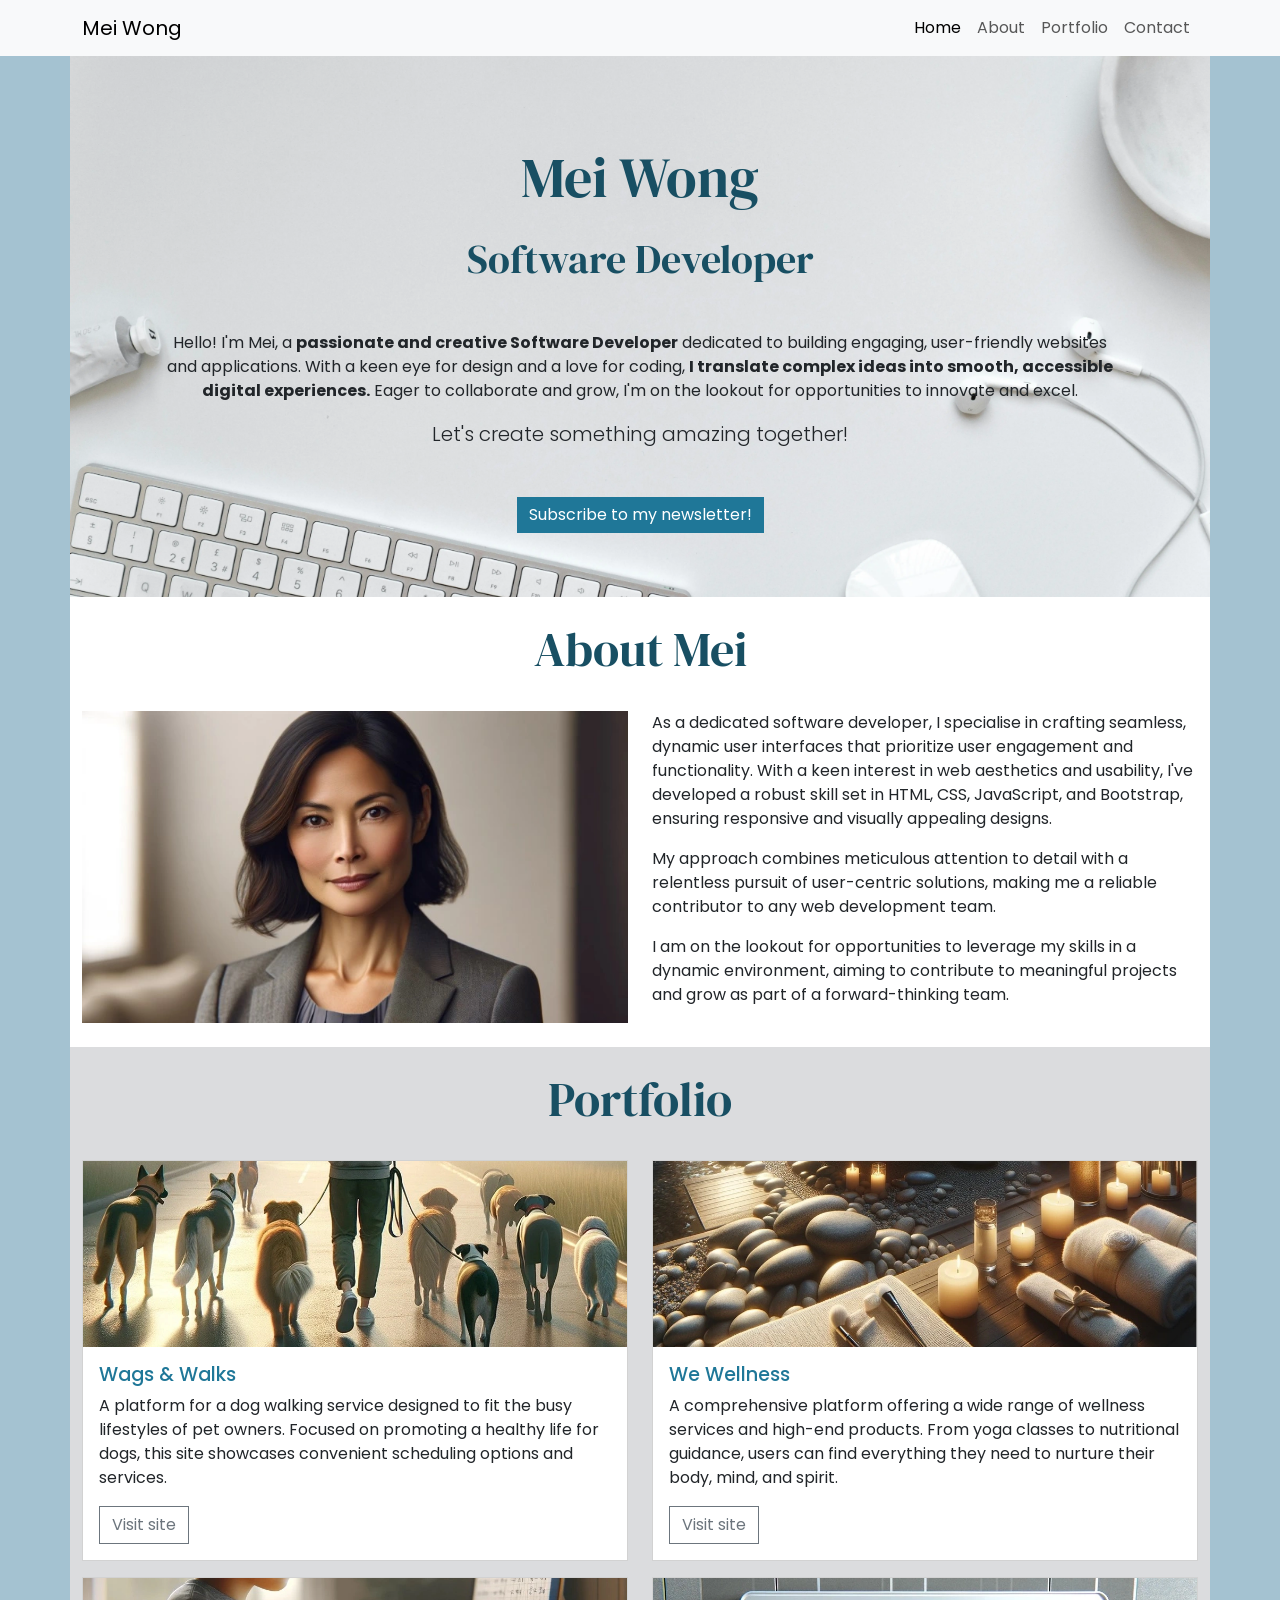
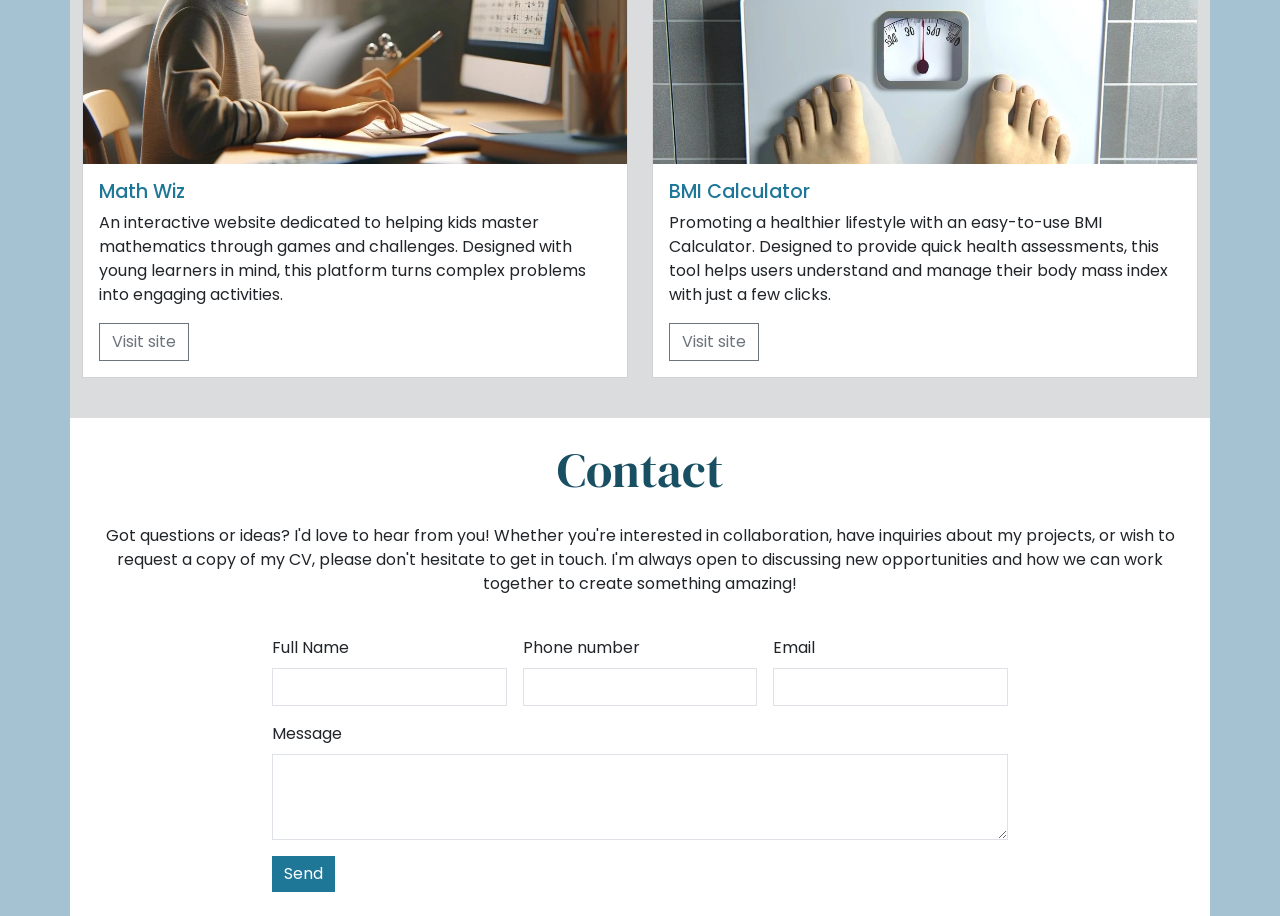
<file: dev-portfolio-main/01.04-putting-it-together/01.04.02a-starter-code/index.html>
<!DOCTYPE html>
<html lang="en">

<head>
    <meta charset="UTF-8">
    <meta name="viewport" content="width=device-width, initial-scale=1.0">
    <title>Mei Wong | Software Developer</title>
    <!-- Bootstrap CSS Link -->
    <link href="https://cdn.jsdelivr.net/npm/bootstrap@5.3.3/dist/css/bootstrap.min.css" rel="stylesheet"
        integrity="sha384-QWTKZyjpPEjISv5WaRU9OFeRpok6YctnYmDr5pNlyT2bRjXh0JMhjY6hW+ALEwIH" crossorigin="anonymous">
    <!-- Custom CSS stylesheet -->
    <link rel="stylesheet" href="assets/css/style.css">
</head>

<body>
    <nav class="navbar navbar-expand-sm bg-body-tertiary">
        <div class="container">
            <a class="navbar-brand" href="index.html">Mei Wong</a>
            <button class="navbar-toggler" type="button" data-bs-toggle="collapse"
                data-bs-target="#navbarSupportedContent" aria-controls="navbarSupportedContent" aria-expanded="false"
                aria-label="Toggle navigation">
                <span class="navbar-toggler-icon"></span>
            </button>
            <div class="collapse navbar-collapse" id="navbarSupportedContent">
                <ul class="navbar-nav ms-auto">
                    <li class="nav-item">
                        <a class="nav-link active" aria-current="page" href="index.html">Home</a>
                    </li>
                    <li class="nav-item">
                        <a class="nav-link" href="#about">About</a>
                    </li>
                    <li class="nav-item">
                        <a class="nav-link" href="#portfolio">Portfolio</a>
                    </li>
                    <li class="nav-item">
                        <a class="nav-link" href="#contact">Contact</a>
                    </li>
                </ul>
            </div>
        </div>
    </nav>

    <!-- header -->
    <header id="hero" class="container">
        <!-- section with hero image -->
        <section class="row">
            <!-- text-center class used to centre all text inside column -->
            <div class="col-12 text-center">
                <h1 class="display-4 my-4">Mei Wong</h1>
                <!-- mb-5 gives extra margin spacing under subheading -->
                <h2 class="display-6 mb-5">Software Developer</h2>
                <p>
                    Hello! I'm Mei, a
                    <strong>passionate and creative Software Developer</strong>
                    dedicated to building engaging, user-friendly websites and
                    applications. With a keen eye for design and a love for coding,
                    <strong>I translate complex ideas into smooth, accessible digital
                        experiences.</strong>
                    Eager to collaborate and grow, I'm on the lookout for opportunities
                    to innovate and excel.
                </p>
                <!-- mb-5 gives extra margin spacing under lead text -->
                <p class="lead mb-5">Let's create something amazing together!</p>
                <!-- Button trigger modal -->
                <button type="button" class="btn btn-primary sharp-corners custom-button" data-bs-toggle="modal"
                    data-bs-target="#exampleModal">
                    Subscribe to my newsletter!
                </button>

            </div>
        </section>
    </header>

    <!-- main content -->
    <main>
        <!-- About section links to #about href in navbar -->
        <section id="about" class="container">
            <div class="row">
                <!-- my-4 used to add top and bottom margin to heading -->
                <div class="col-12 text-center my-4">
                    <h2 class="display-5">About Mei</h2>
                </div>
                <!-- mb-4 used to add margin under image -->
                <div class="col-12 col-md-6 mb-4">
                    <!-- img-fluid class makes the image responsive to its container -->
                    <img src="assets/images/mei-wong.webp" class="img-fluid" alt="Mei Wong">
                </div>
                <!-- mb-4 used to add margin under text -->
                <div class="col-12 col-md-6 mb-4">
                    <p>
                        As a dedicated software developer, I specialise in crafting
                        seamless, dynamic user interfaces that prioritize user engagement
                        and functionality. With a keen interest in web aesthetics and
                        usability, I've developed a robust skill set in HTML, CSS,
                        JavaScript, and Bootstrap, ensuring responsive and visually
                        appealing designs.
                    </p>
                    <p>
                        My approach combines meticulous attention to detail with a
                        relentless pursuit of user-centric solutions, making me a reliable
                        contributor to any web development team.
                    </p>
                    <p>
                        I am on the lookout for opportunities to leverage my skills in a
                        dynamic environment, aiming to contribute to meaningful projects
                        and grow as part of a forward-thinking team.
                    </p>
                </div>
            </div>
        </section>
        <!-- portfolio section starts here -->
        <section id="portfolio" class="container pb-4">
            <div class="row">
                <!-- my-4 used to add top and bottom margin to heading -->
                <div class="col-12 text-center my-4">
                    <h2 class="display-5">Portfolio</h2>
                </div>
                <!-- cols for cards -->
                <div class="col-12 col-md-6">
                    <div class="card mb-3 sharp-corners">
                        <img src="assets/images/wags-and-walks.webp" class="card-img-top"
                            alt="A man walking several dogs early in the morning">
                        <div class="card-body">
                            <h3 class="card-title">Wags & Walks</h3>
                            <p class="card-text">A platform for a dog walking service designed to fit the busy
                                lifestyles of pet
                                owners. Focused on promoting a healthy life for dogs, this site showcases convenient
                                scheduling
                                options
                                and services.</p>
                            <a href="#" class="btn btn-outline-secondary">Visit site</a>
                        </div>
                    </div>
                </div>
                <div class="col-12 col-md-6">
                    <div class="card mb-3 sharp-corners">
                        <img src="assets/images/we-wellness.webp" class="card-img-top"
                            alt="A spa with candles towels and natural material">
                        <div class="card-body">
                            <h3 class="card-title">We Wellness</h3>
                            <p class="card-text">A comprehensive platform offering a wide range of wellness services and
                                high-end
                                products. From yoga classes to nutritional guidance, users can find everything they need
                                to
                                nurture
                                their body, mind, and spirit.</p>
                            <a href="#" class="btn btn-outline-secondary">Visit site</a>
                        </div>
                    </div>
                </div>
                <div class="col-12 col-md-6">
                    <div class="card mb-3 sharp-corners">
                        <img src="assets/images/math-wiz.webp" class="card-img-top"
                            alt="A child practicing math at a computer">
                        <div class="card-body">
                            <h3 class="card-title">Math Wiz</h3>
                            <p class="card-text">An interactive website dedicated to helping kids master mathematics
                                through
                                games and
                                challenges. Designed with young learners in mind, this platform turns complex problems
                                into
                                engaging
                                activities. </p>
                            <a href="#" class="btn btn-outline-secondary">Visit site</a>
                        </div>
                    </div>
                </div>
                <div class="col-12 col-md-6">
                    <div class="card mb-3 sharp-corners">
                        <img src="assets/images/bmi-calculator.webp" class="card-img-top"
                            alt="Weighing scales seen from the first person view of the person standing on the scales">
                        <div class="card-body">
                            <h3 class="card-title">BMI Calculator</h3>
                            <p class="card-text">Promoting a healthier lifestyle with an easy-to-use BMI Calculator.
                                Designed to
                                provide quick health assessments, this tool helps users understand and manage their body
                                mass
                                index with
                                just a few clicks.</p>
                            <a href="#" class="btn btn-outline-secondary">Visit site</a>
                        </div>
                    </div>
                </div>
            </div>
        </section>
    </main>
    <!-- Contact section -->
    <footer id="contact" class="container">
        <div class="row justify-content-center">
            <div class="col-12 text-center my-4">
                <h2 class="display-5">Contact</h2>
                <p class="mt-4">Got questions or ideas? I'd love to hear from you! Whether you're
                    interested in collaboration, have inquiries about my projects, or
                    wish to request a copy of my CV, please don't hesitate to get in
                    touch. I'm always open to discussing new opportunities and how we
                    can work together to create something amazing!</p>
            </div>
            <div class="col-12 col-md-10 col-lg-8 mb-4">
                <!-- Add your form here -->
                <form class="row g-3 sharp-corners">
                    <div class="col-lg-4">
                        <label for="full-name" class="form-label">Full Name</label>
                        <input type="text" class="form-control" id="full-name">
                    </div>
                    <div class="col-lg-4">
                        <label for="phonenumber" class="form-label">Phone number</label>
                        <input type="number" class="form-control" id="phonenumber">
                    </div>
                    <div class="col-lg-4">
                        <label for="email" class="form-label">Email</label>
                        <input type="email" class="form-control" id="email">
                    </div>
                    <div class="col-12">
                        <label for="message" class="form-label">Message</label>
                        <textarea class="form-control" id="message" rows="3"></textarea>
                    </div>
                    <div class="col-12">
                        <button type="submit" class="btn btn-primary custom-button">Send</button>
                    </div>
                </form>
            </div>
        </div>
    </footer>

    <!-- Bootstrap modal -->
    <!-- Modal -->
    <div class="modal fade" id="exampleModal" tabindex="-1" aria-labelledby="exampleModalLabel" aria-hidden="true">
        <div class="modal-dialog modal-lg">
            <div class="modal-content sharp-corners">
                <div class="modal-header">
                    <h1 class="modal-title fs-5" id="exampleModalLabel">Subscribe</h1>
                    <button type="button" class="btn-close" data-bs-dismiss="modal" aria-label="Close"></button>
                </div>
                <div class="modal-body">
                    <p>
                        Join my newsletter for the latest updates on my projects,
                        coding tips, and industry insights delivered straight to your
                        inbox.
                    </p>
                    <form class="row g-3">
                        <div class="col-lg-6">
                            <label for="inputName" class="form-label">Name</label>
                            <input type="text" class="form-control" id="inputName">
                        </div>
                        <div class="col-lg-6">
                            <label for="inputEmail" class="form-label">Email</label>
                            <input type="email" class="form-control" id="inputEmail">
                        </div>
                        <div class="col-12 mb-4">
                            <button type="submit" class="btn btn-primary custom-button">
                                Sign up!
                            </button>
                        </div>
                    </form>
                </div>
            </div>
        </div>
    </div>
    <!-- Bootstrap JS Script-->
    <script src="https://cdn.jsdelivr.net/npm/bootstrap@5.3.3/dist/js/bootstrap.bundle.min.js"
        integrity="sha384-YvpcrYf0tY3lHB60NNkmXc5s9fDVZLESaAA55NDzOxhy9GkcIdslK1eN7N6jIeHz"
        crossorigin="anonymous"></script>
</body>

</html>
</file>
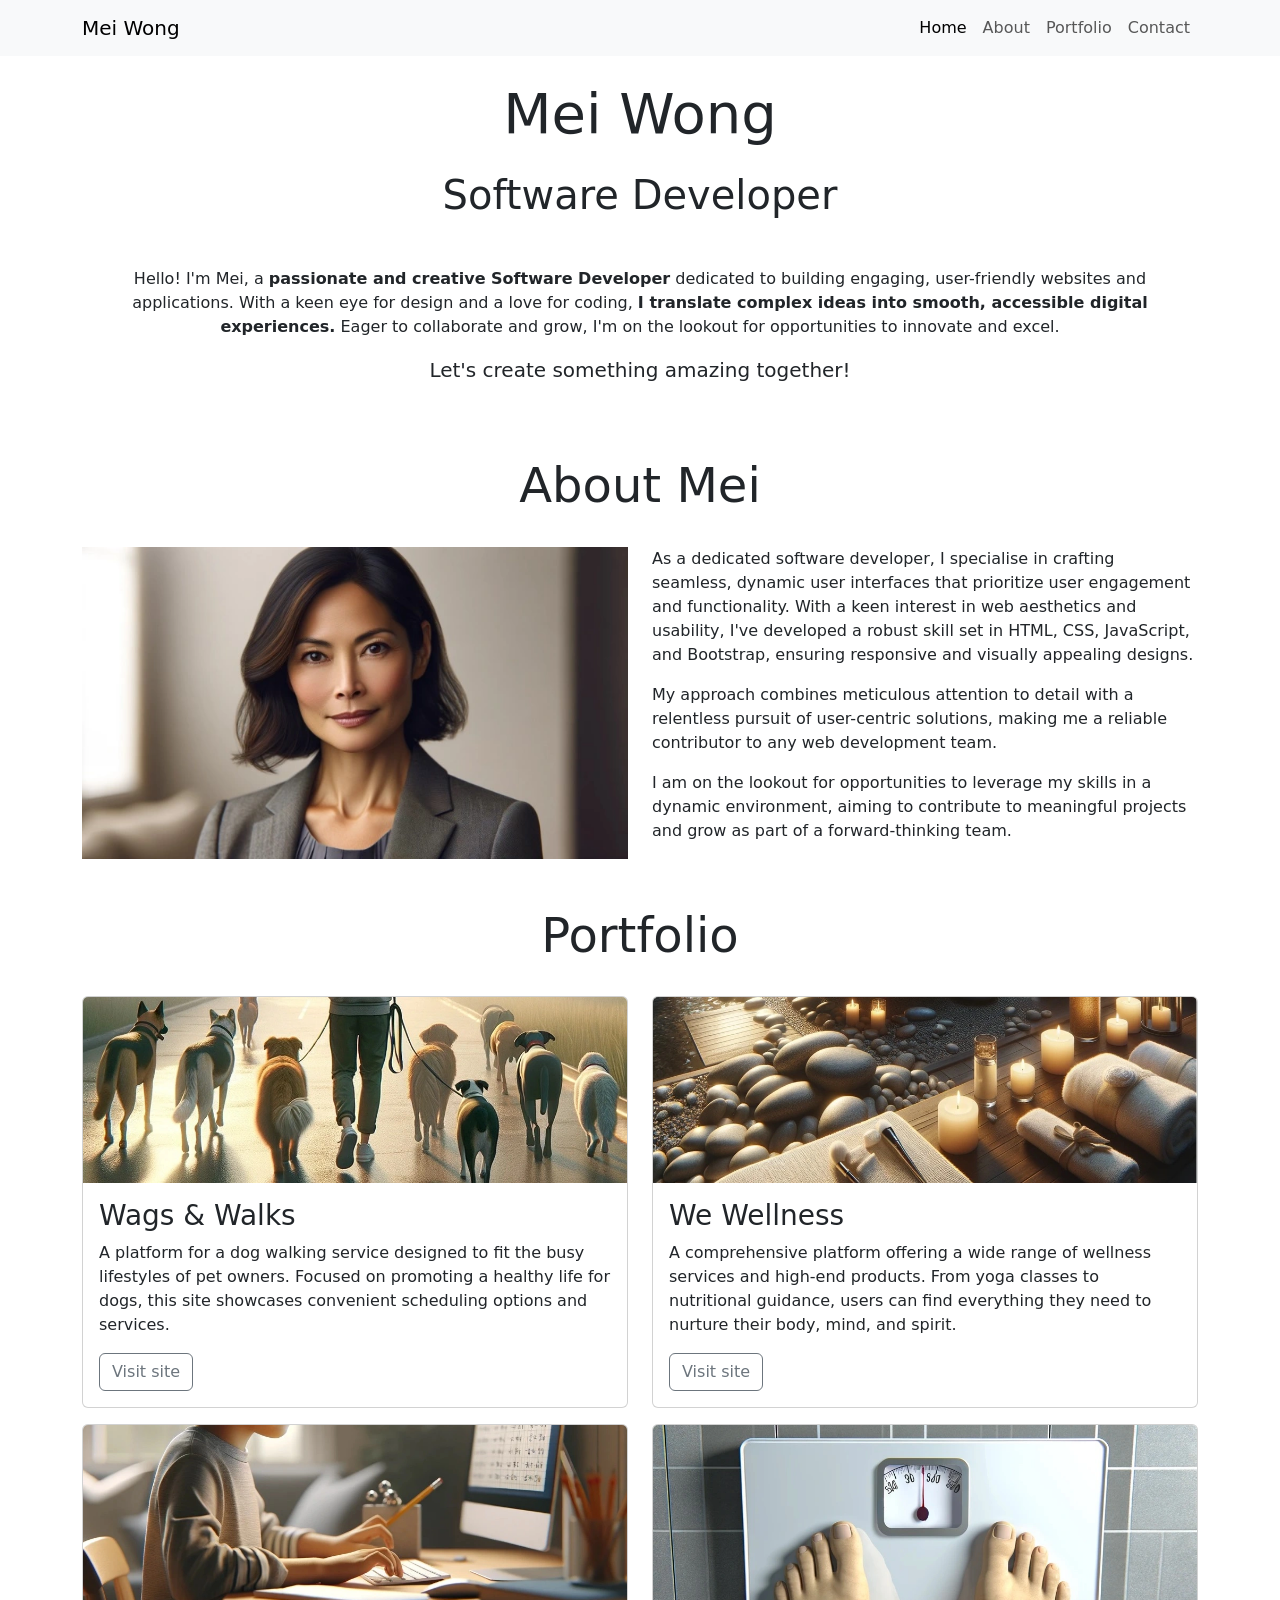
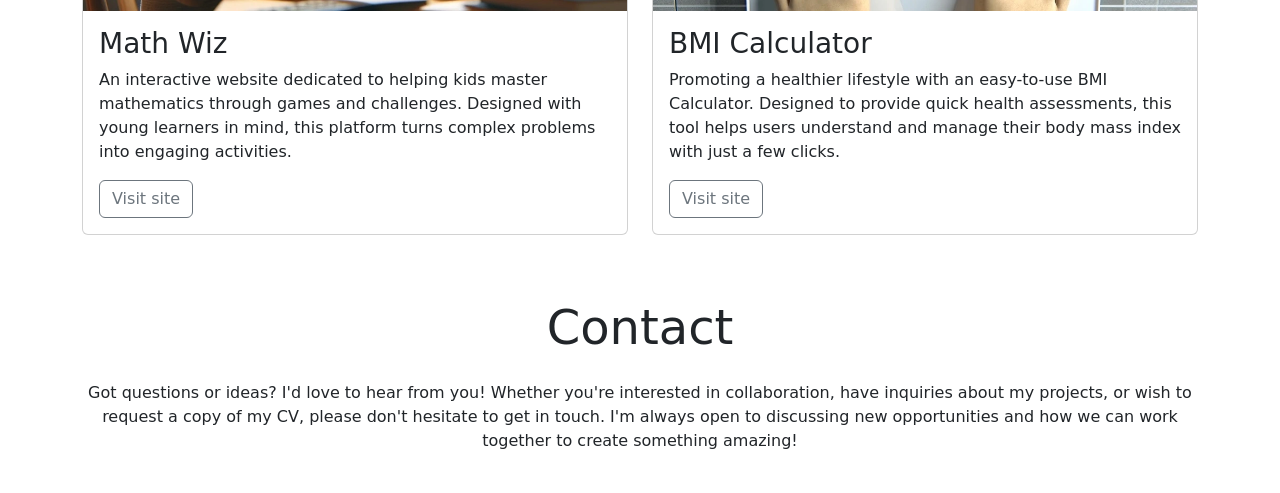
<file: dev-portfolio-main/01.04-putting-it-together/01.04.05a-adding-contact-section/index.html>
<!DOCTYPE html>
<html lang="en">

<head>
    <meta charset="UTF-8">
    <meta name="viewport" content="width=device-width, initial-scale=1.0">
    <title>Mei Wong | Software Developer</title>
    <!-- Bootstrap CSS Link -->
    <link href="https://cdn.jsdelivr.net/npm/bootstrap@5.3.3/dist/css/bootstrap.min.css" rel="stylesheet"
        integrity="sha384-QWTKZyjpPEjISv5WaRU9OFeRpok6YctnYmDr5pNlyT2bRjXh0JMhjY6hW+ALEwIH" crossorigin="anonymous">
</head>

<body>
    <nav class="navbar navbar-expand-sm bg-body-tertiary">
        <div class="container">
            <a class="navbar-brand" href="index.html">Mei Wong</a>
            <button class="navbar-toggler" type="button" data-bs-toggle="collapse"
                data-bs-target="#navbarSupportedContent" aria-controls="navbarSupportedContent" aria-expanded="false"
                aria-label="Toggle navigation">
                <span class="navbar-toggler-icon"></span>
            </button>
            <div class="collapse navbar-collapse" id="navbarSupportedContent">
                <ul class="navbar-nav ms-auto">
                    <li class="nav-item">
                        <a class="nav-link active" aria-current="page" href="index.html">Home</a>
                    </li>
                    <li class="nav-item">
                        <a class="nav-link" href="#about">About</a>
                    </li>

                    <li class="nav-item">
                        <a class="nav-link" href="#portfolio">Portfolio</a>
                    </li>

                    <li class="nav-item">
                        <a class="nav-link" href="#contact">Contact</a>
                    </li>
                </ul>
            </div>
        </div>
    </nav>
    <!-- header -->
    <header id="hero" class="container">
        <!-- section with hero image -->
        <section class="row">
            <!-- text-center class used to centre all text inside column -->
            <div class="col-12 text-center">
                <h1 class="display-4 my-4">Mei Wong</h1>
                <!-- mb-5 gives extra margin spacing under subheading -->
                <h2 class="display-6 mb-5">Software Developer</h2>
                <p>
                    Hello! I'm Mei, a
                    <strong>passionate and creative Software Developer</strong>
                    dedicated to building engaging, user-friendly websites and
                    applications. With a keen eye for design and a love for coding,
                    <strong>I translate complex ideas into smooth, accessible digital
                        experiences.</strong>
                    Eager to collaborate and grow, I'm on the lookout for opportunities
                    to innovate and excel.
                </p>
                <!-- mb-5 gives extra margin spacing under lead text -->
                <p class="lead mb-5">Let's create something amazing together!</p>
            </div>
        </section>
    </header>

    <!-- main content -->
    <main>
        <!-- About section links to #about href in navbar -->
        <section id="about" class="container">
            <div class="row">
                <!-- my-4 used to add top and bottom margin to heading -->
                <div class="col-12 text-center my-4">
                    <h2 class="display-5">About Mei</h2>
                </div>
                <!-- mb-4 used to add margin under image -->
                <div class="col-12 col-md-6 mb-4">
                    <!-- img-fluid class makes the image responsive to its container -->
                    <img src="assets/images/mei-wong.webp" class="img-fluid" alt="Mei Wong">
                </div>
                <!-- mb-4 used to add margin under text -->
                <div class="col-12 col-md-6 mb-4">
                    <p>
                        As a dedicated software developer, I specialise in crafting
                        seamless, dynamic user interfaces that prioritize user engagement
                        and functionality. With a keen interest in web aesthetics and
                        usability, I've developed a robust skill set in HTML, CSS,
                        JavaScript, and Bootstrap, ensuring responsive and visually
                        appealing designs.
                    </p>
                    <p>
                        My approach combines meticulous attention to detail with a
                        relentless pursuit of user-centric solutions, making me a reliable
                        contributor to any web development team.
                    </p>
                    <p>
                        I am on the lookout for opportunities to leverage my skills in a
                        dynamic environment, aiming to contribute to meaningful projects
                        and grow as part of a forward-thinking team.
                    </p>
                </div>
            </div>
        </section>
        <!-- portfolio section starts here -->
        <section id="portfolio" class="container pb-4">
            <div class="row">
                <!-- my-4 used to add top and bottom margin to heading -->
                <div class="col-12 text-center my-4">
                    <h2 class="display-5">Portfolio</h2>
                </div>
                <!-- cols for cards -->
                <div class="col-12 col-md-6">
                    <div class="card mb-3">
                        <img src="assets/images/wags-and-walks.webp" class="card-img-top"
                            alt="A man walking several dogs early in the morning">
                        <div class="card-body">
                            <h3 class="card-title">Wags & Walks</h3>
                            <p class="card-text">A platform for a dog walking service designed to fit the busy
                                lifestyles of pet
                                owners. Focused on promoting a healthy life for dogs, this site showcases convenient
                                scheduling
                                options
                                and services.</p>
                            <a href="#" class="btn btn-outline-secondary">Visit site</a>
                        </div>
                    </div>
                </div>
                <div class="col-12 col-md-6">
                    <div class="card mb-3">
                        <img src="assets/images/we-wellness.webp" class="card-img-top"
                            alt="A spa with candles towels and natural material">
                        <div class="card-body">
                            <h3 class="card-title">We Wellness</h3>
                            <p class="card-text">A comprehensive platform offering a wide range of wellness services and
                                high-end
                                products. From yoga classes to nutritional guidance, users can find everything they need
                                to
                                nurture
                                their body, mind, and spirit.</p>
                            <a href="#" class="btn btn-outline-secondary">Visit site</a>
                        </div>
                    </div>
                </div>
                <div class="col-12 col-md-6">
                    <div class="card mb-3">
                        <img src="assets/images/math-wiz.webp" class="card-img-top"
                            alt="A child practicing math at a computer">
                        <div class="card-body">
                            <h3 class="card-title">Math Wiz</h3>
                            <p class="card-text">An interactive website dedicated to helping kids master mathematics
                                through
                                games and
                                challenges. Designed with young learners in mind, this platform turns complex problems
                                into
                                engaging
                                activities. </p>
                            <a href="#" class="btn btn-outline-secondary">Visit site</a>
                        </div>
                    </div>
                </div>
                <div class="col-12 col-md-6">
                    <div class="card mb-3">
                        <img src="assets/images/bmi-calculator.webp" class="card-img-top"
                            alt="Weighing scales seen from the first person view of the person standing on the scales">
                        <div class="card-body">
                            <h3 class="card-title">BMI Calculator</h3>
                            <p class="card-text">Promoting a healthier lifestyle with an easy-to-use BMI Calculator.
                                Designed to
                                provide quick health assessments, this tool helps users understand and manage their body
                                mass
                                index with
                                just a few clicks.</p>
                            <a href="#" class="btn btn-outline-secondary">Visit site</a>
                        </div>
                    </div>
                </div>
            </div>
        </section>
    </main>

    <!-- Contact section -->
    <footer id="contact" class="container">
        <div class="row justify-content-center">
            <div class="col-12 text-center my-4">
                <h2 class="display-5">Contact</h2>
                <p class="mt-4">Got questions or ideas? I'd love to hear from you! Whether you're
                    interested in collaboration, have inquiries about my projects, or
                    wish to request a copy of my CV, please don't hesitate to get in
                    touch. I'm always open to discussing new opportunities and how we
                    can work together to create something amazing!</p>
            </div>
            <div class="col-12 col-md-10 col-lg-8">
                <!-- Add your form here -->

            </div>
        </div>
    </footer>

    <!-- Bootstrap JS Script-->
    <script src="https://cdn.jsdelivr.net/npm/bootstrap@5.3.3/dist/js/bootstrap.bundle.min.js"
        integrity="sha384-YvpcrYf0tY3lHB60NNkmXc5s9fDVZLESaAA55NDzOxhy9GkcIdslK1eN7N6jIeHz"
        crossorigin="anonymous"></script>
</body>

</html>
</file>
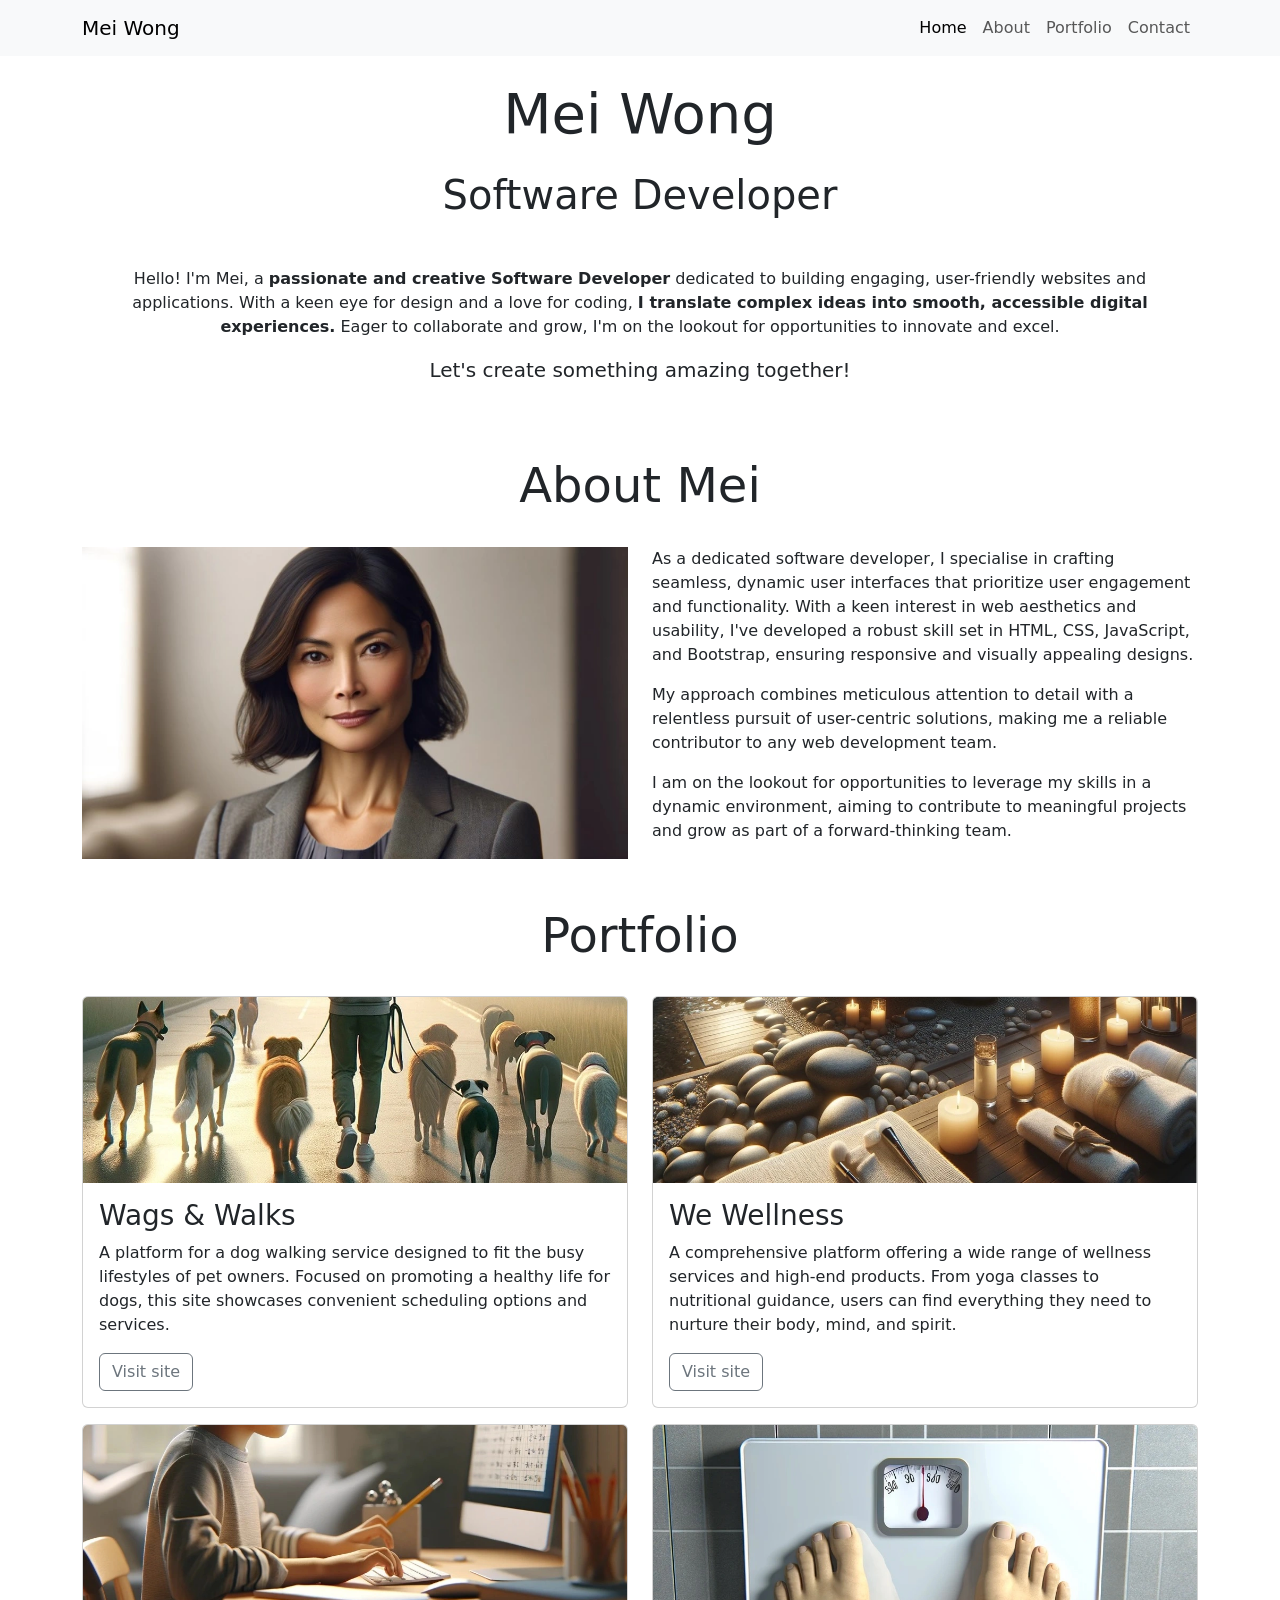
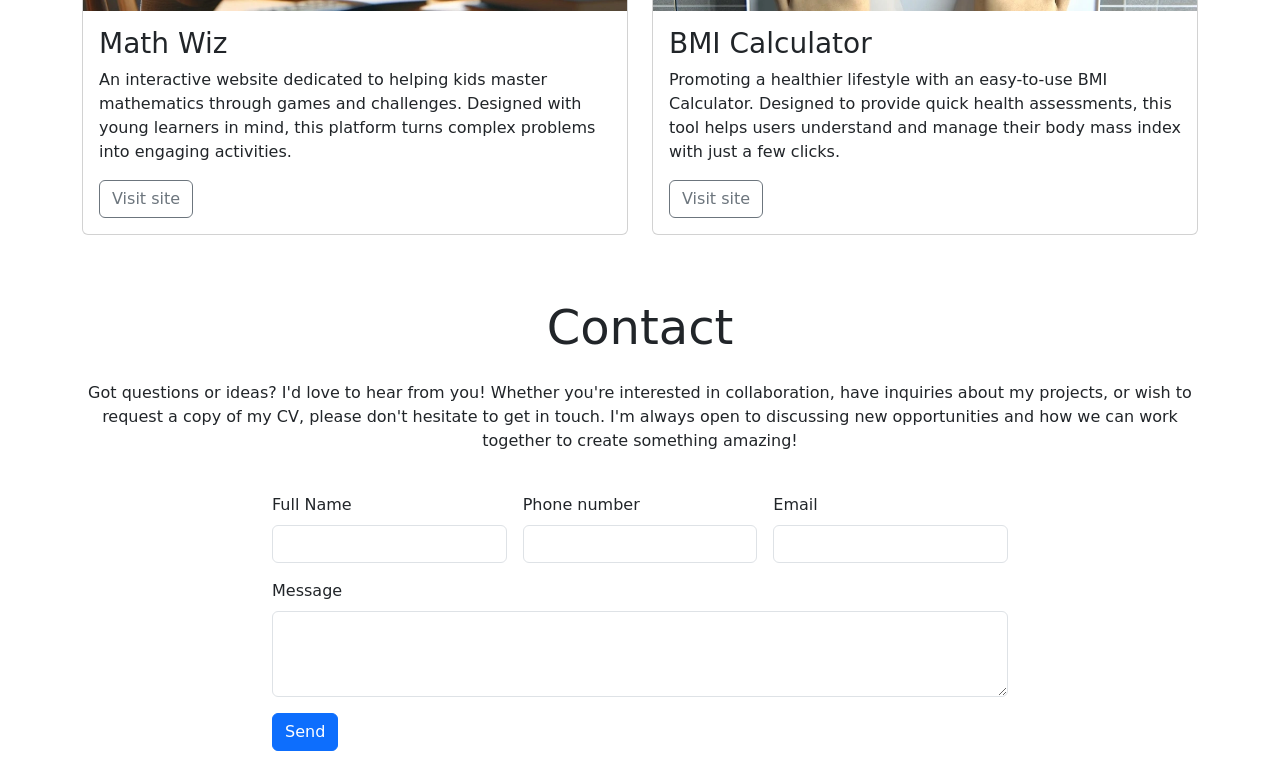
<file: dev-portfolio-main/01.04-putting-it-together/01.04.05b-adding-contact-form-challenge-solution/index.html>
<!DOCTYPE html>
<html lang="en">

<head>
    <meta charset="UTF-8">
    <meta name="viewport" content="width=device-width, initial-scale=1.0">
    <title>Mei Wong | Software Developer</title>
    <!-- Bootstrap CSS Link -->
    <link href="https://cdn.jsdelivr.net/npm/bootstrap@5.3.3/dist/css/bootstrap.min.css" rel="stylesheet"
        integrity="sha384-QWTKZyjpPEjISv5WaRU9OFeRpok6YctnYmDr5pNlyT2bRjXh0JMhjY6hW+ALEwIH" crossorigin="anonymous">
</head>

<body>
    <nav class="navbar navbar-expand-sm bg-body-tertiary">
        <div class="container">
            <a class="navbar-brand" href="index.html">Mei Wong</a>
            <button class="navbar-toggler" type="button" data-bs-toggle="collapse"
                data-bs-target="#navbarSupportedContent" aria-controls="navbarSupportedContent" aria-expanded="false"
                aria-label="Toggle navigation">
                <span class="navbar-toggler-icon"></span>
            </button>
            <div class="collapse navbar-collapse" id="navbarSupportedContent">
                <ul class="navbar-nav ms-auto">
                    <li class="nav-item">
                        <a class="nav-link active" aria-current="page" href="index.html">Home</a>
                    </li>
                    <li class="nav-item">
                        <a class="nav-link" href="#about">About</a>
                    </li>

                    <li class="nav-item">
                        <a class="nav-link" href="#portfolio">Portfolio</a>
                    </li>

                    <li class="nav-item">
                        <a class="nav-link" href="#contact">Contact</a>
                    </li>
                </ul>
            </div>
        </div>
    </nav>
    <!-- header -->
    <header id="hero" class="container">
        <!-- section with hero image -->
        <section class="row">
            <!-- text-center class used to centre all text inside column -->
            <div class="col-12 text-center">
                <h1 class="display-4 my-4">Mei Wong</h1>
                <!-- mb-5 gives extra margin spacing under subheading -->
                <h2 class="display-6 mb-5">Software Developer</h2>
                <p>
                    Hello! I'm Mei, a
                    <strong>passionate and creative Software Developer</strong>
                    dedicated to building engaging, user-friendly websites and
                    applications. With a keen eye for design and a love for coding,
                    <strong>I translate complex ideas into smooth, accessible digital
                        experiences.</strong>
                    Eager to collaborate and grow, I'm on the lookout for opportunities
                    to innovate and excel.
                </p>
                <!-- mb-5 gives extra margin spacing under lead text -->
                <p class="lead mb-5">Let's create something amazing together!</p>
            </div>
        </section>
    </header>

    <!-- main content -->
    <main>
        <!-- About section links to #about href in navbar -->
        <section id="about" class="container">
            <div class="row">
                <!-- my-4 used to add top and bottom margin to heading -->
                <div class="col-12 text-center my-4">
                    <h2 class="display-5">About Mei</h2>
                </div>
                <!-- mb-4 used to add margin under image -->
                <div class="col-12 col-md-6 mb-4">
                    <!-- img-fluid class makes the image responsive to its container -->
                    <img src="assets/images/mei-wong.webp" class="img-fluid" alt="Mei Wong">
                </div>
                <!-- mb-4 used to add margin under text -->
                <div class="col-12 col-md-6 mb-4">
                    <p>
                        As a dedicated software developer, I specialise in crafting
                        seamless, dynamic user interfaces that prioritize user engagement
                        and functionality. With a keen interest in web aesthetics and
                        usability, I've developed a robust skill set in HTML, CSS,
                        JavaScript, and Bootstrap, ensuring responsive and visually
                        appealing designs.
                    </p>
                    <p>
                        My approach combines meticulous attention to detail with a
                        relentless pursuit of user-centric solutions, making me a reliable
                        contributor to any web development team.
                    </p>
                    <p>
                        I am on the lookout for opportunities to leverage my skills in a
                        dynamic environment, aiming to contribute to meaningful projects
                        and grow as part of a forward-thinking team.
                    </p>
                </div>
            </div>
        </section>
        <!-- portfolio section starts here -->
        <section id="portfolio" class="container pb-4">
            <div class="row">
                <!-- my-4 used to add top and bottom margin to heading -->
                <div class="col-12 text-center my-4">
                    <h2 class="display-5">Portfolio</h2>
                </div>
                <!-- cols for cards -->
                <div class="col-12 col-md-6">
                    <div class="card mb-3">
                        <img src="assets/images/wags-and-walks.webp" class="card-img-top"
                            alt="A man walking several dogs early in the morning">
                        <div class="card-body">
                            <h3 class="card-title">Wags & Walks</h3>
                            <p class="card-text">A platform for a dog walking service designed to fit the busy
                                lifestyles of pet
                                owners. Focused on promoting a healthy life for dogs, this site showcases convenient
                                scheduling
                                options
                                and services.</p>
                            <a href="#" class="btn btn-outline-secondary">Visit site</a>
                        </div>
                    </div>
                </div>
                <div class="col-12 col-md-6">
                    <div class="card mb-3">
                        <img src="assets/images/we-wellness.webp" class="card-img-top"
                            alt="A spa with candles towels and natural material">
                        <div class="card-body">
                            <h3 class="card-title">We Wellness</h3>
                            <p class="card-text">A comprehensive platform offering a wide range of wellness services and
                                high-end
                                products. From yoga classes to nutritional guidance, users can find everything they need
                                to
                                nurture
                                their body, mind, and spirit.</p>
                            <a href="#" class="btn btn-outline-secondary">Visit site</a>
                        </div>
                    </div>
                </div>
                <div class="col-12 col-md-6">
                    <div class="card mb-3">
                        <img src="assets/images/math-wiz.webp" class="card-img-top"
                            alt="A child practicing math at a computer">
                        <div class="card-body">
                            <h3 class="card-title">Math Wiz</h3>
                            <p class="card-text">An interactive website dedicated to helping kids master mathematics
                                through
                                games and
                                challenges. Designed with young learners in mind, this platform turns complex problems
                                into
                                engaging
                                activities. </p>
                            <a href="#" class="btn btn-outline-secondary">Visit site</a>
                        </div>
                    </div>
                </div>
                <div class="col-12 col-md-6">
                    <div class="card mb-3">
                        <img src="assets/images/bmi-calculator.webp" class="card-img-top"
                            alt="Weighing scales seen from the first person view of the person standing on the scales">
                        <div class="card-body">
                            <h3 class="card-title">BMI Calculator</h3>
                            <p class="card-text">Promoting a healthier lifestyle with an easy-to-use BMI Calculator.
                                Designed to
                                provide quick health assessments, this tool helps users understand and manage their body
                                mass
                                index with
                                just a few clicks.</p>
                            <a href="#" class="btn btn-outline-secondary">Visit site</a>
                        </div>
                    </div>
                </div>
            </div>
        </section>
    </main>

    <!-- Contact section -->
    <footer id="contact" class="container">
        <div class="row justify-content-center">
            <div class="col-12 text-center my-4">
                <h2 class="display-5">Contact</h2>
                <p class="mt-4">Got questions or ideas? I'd love to hear from you! Whether you're
                    interested in collaboration, have inquiries about my projects, or
                    wish to request a copy of my CV, please don't hesitate to get in
                    touch. I'm always open to discussing new opportunities and how we
                    can work together to create something amazing!</p>
            </div>
            <div class="col-12 col-md-10 col-lg-8 mb-4">
                <!-- Add your form here -->
                <form class="row g-3">
                    <div class="col-lg-4">
                        <label for="full-name" class="form-label">Full Name</label>
                        <input type="text" class="form-control" id="full-name">
                    </div>
                    <div class="col-lg-4">
                        <label for="phonenumber" class="form-label">Phone number</label>
                        <input type="number" class="form-control" id="phonenumber">
                    </div>
                    <div class="col-lg-4">
                        <label for="email" class="form-label">Email</label>
                        <input type="email" class="form-control" id="email">
                    </div>
                    <div class="col-12">
                        <label for="message" class="form-label">Message</label>
                        <textarea class="form-control" id="message" rows="3"></textarea>
                    </div>
                    <div class="col-12">
                        <button type="submit" class="btn btn-primary">Send</button>
                    </div>
                </form>
            </div>
        </div>
    </footer>

    <!-- Bootstrap JS Script-->
    <script src="https://cdn.jsdelivr.net/npm/bootstrap@5.3.3/dist/js/bootstrap.bundle.min.js"
        integrity="sha384-YvpcrYf0tY3lHB60NNkmXc5s9fDVZLESaAA55NDzOxhy9GkcIdslK1eN7N6jIeHz"
        crossorigin="anonymous"></script>
</body>

</html>
</file>
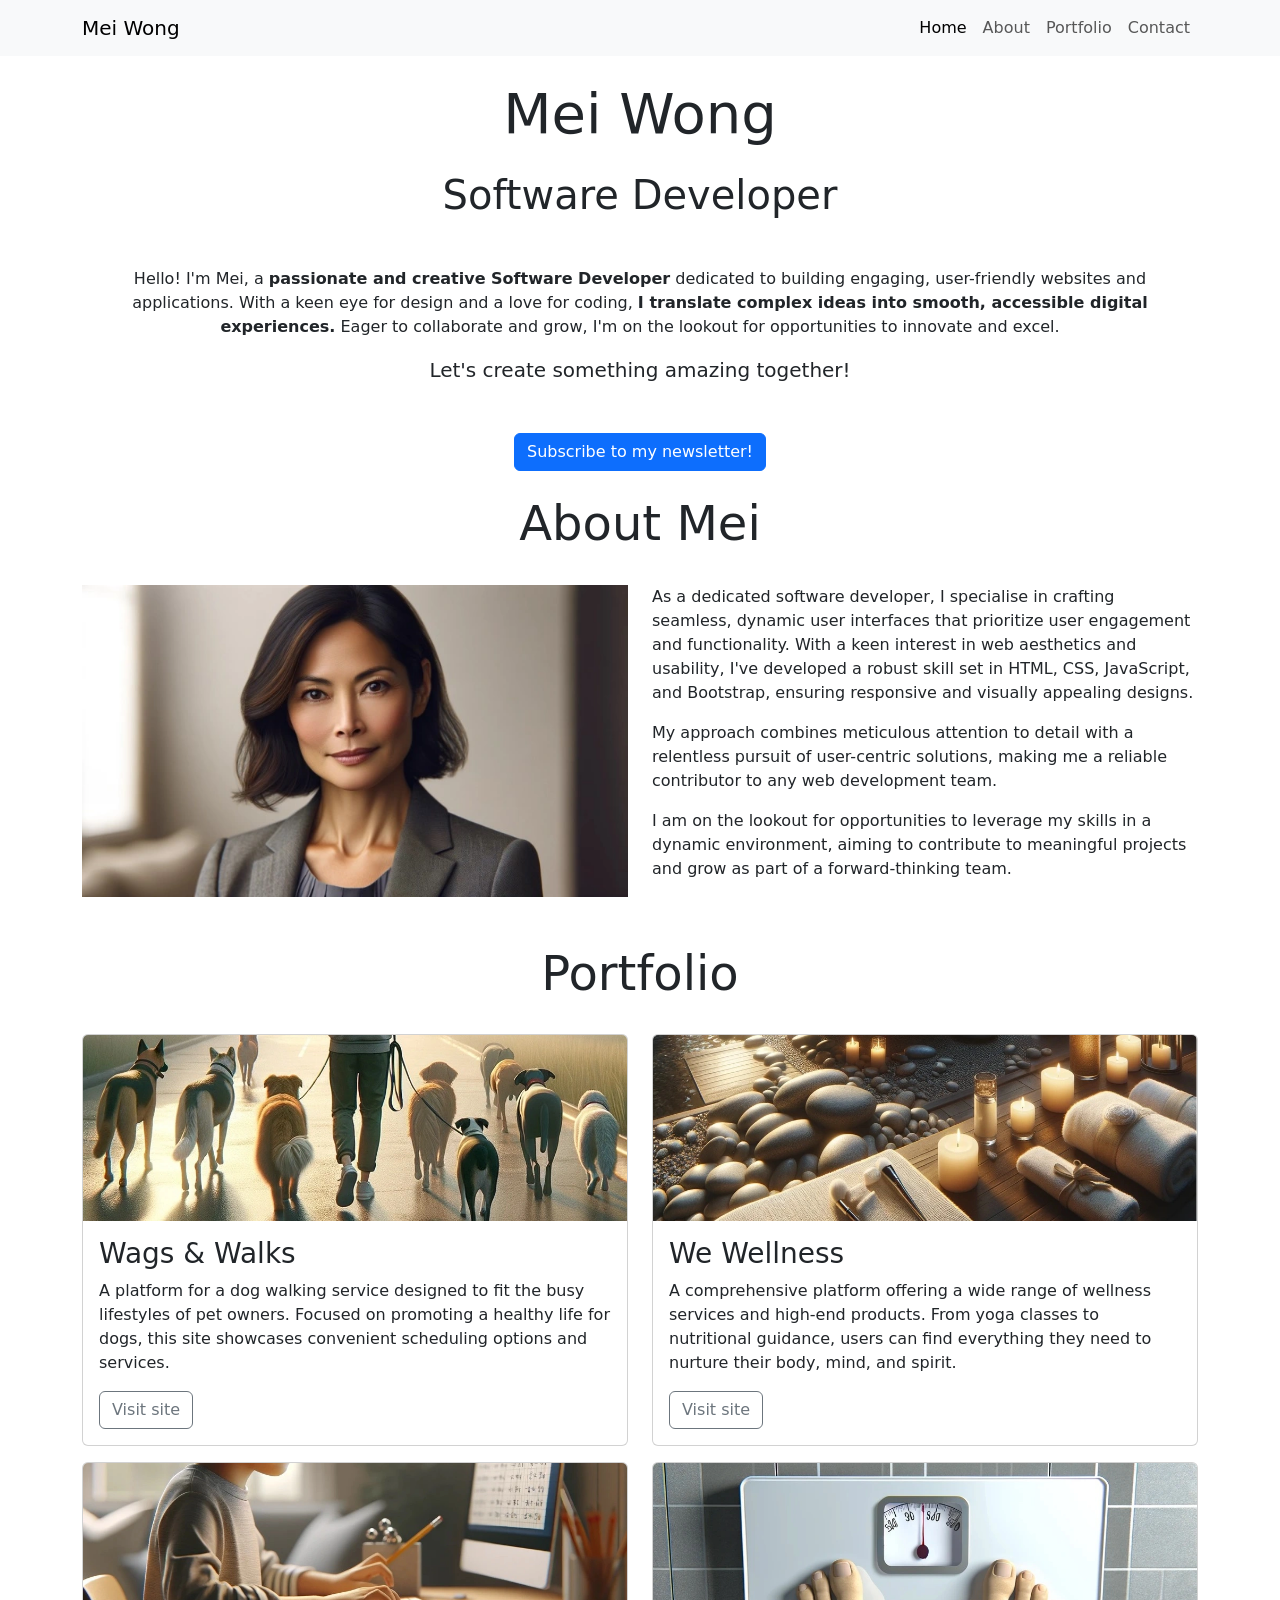
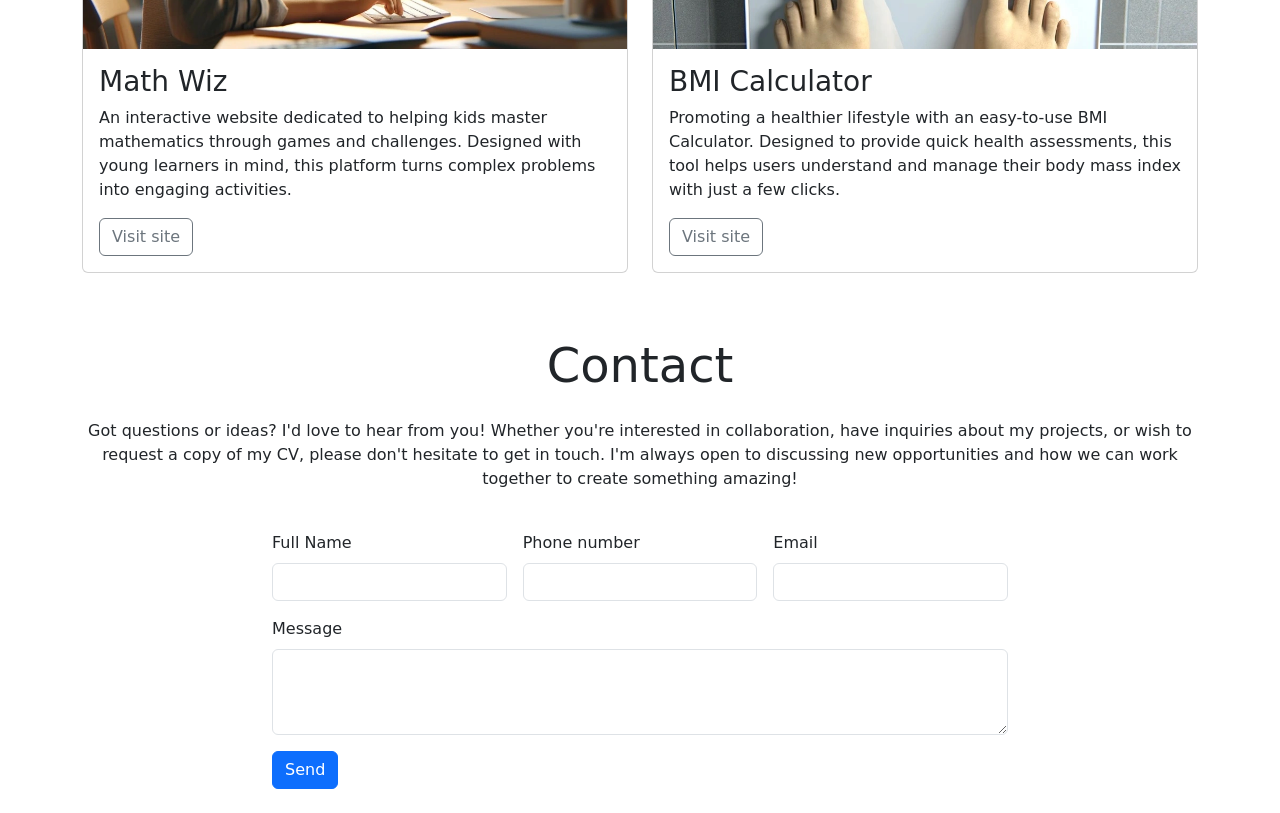
<file: dev-portfolio-main/01.04-putting-it-together/01.04.06-adding-a-model-solution-code/index.html>
<!DOCTYPE html>
<html lang="en">

<head>
    <meta charset="UTF-8">
    <meta name="viewport" content="width=device-width, initial-scale=1.0">
    <title>Mei Wong | Software Developer</title>
    <!-- Bootstrap CSS Link -->
    <link href="https://cdn.jsdelivr.net/npm/bootstrap@5.3.3/dist/css/bootstrap.min.css" rel="stylesheet"
        integrity="sha384-QWTKZyjpPEjISv5WaRU9OFeRpok6YctnYmDr5pNlyT2bRjXh0JMhjY6hW+ALEwIH" crossorigin="anonymous">
</head>

<body>
    <nav class="navbar navbar-expand-sm bg-body-tertiary">
        <div class="container">
            <a class="navbar-brand" href="index.html">Mei Wong</a>
            <button class="navbar-toggler" type="button" data-bs-toggle="collapse"
                data-bs-target="#navbarSupportedContent" aria-controls="navbarSupportedContent" aria-expanded="false"
                aria-label="Toggle navigation">
                <span class="navbar-toggler-icon"></span>
            </button>
            <div class="collapse navbar-collapse" id="navbarSupportedContent">
                <ul class="navbar-nav ms-auto">
                    <li class="nav-item">
                        <a class="nav-link active" aria-current="page" href="index.html">Home</a>
                    </li>
                    <li class="nav-item">
                        <a class="nav-link" href="#about">About</a>
                    </li>

                    <li class="nav-item">
                        <a class="nav-link" href="#portfolio">Portfolio</a>
                    </li>

                    <li class="nav-item">
                        <a class="nav-link" href="#contact">Contact</a>
                    </li>
                </ul>
            </div>
        </div>
    </nav>
    <!-- header -->
    <header id="hero" class="container">
        <!-- section with hero image -->
        <section class="row">
            <!-- text-center class used to centre all text inside column -->
            <div class="col-12 text-center">
                <h1 class="display-4 my-4">Mei Wong</h1>
                <!-- mb-5 gives extra margin spacing under subheading -->
                <h2 class="display-6 mb-5">Software Developer</h2>
                <p>
                    Hello! I'm Mei, a
                    <strong>passionate and creative Software Developer</strong>
                    dedicated to building engaging, user-friendly websites and
                    applications. With a keen eye for design and a love for coding,
                    <strong>I translate complex ideas into smooth, accessible digital
                        experiences.</strong>
                    Eager to collaborate and grow, I'm on the lookout for opportunities
                    to innovate and excel.
                </p>
                <!-- mb-5 gives extra margin spacing under lead text -->
                <p class="lead mb-5">Let's create something amazing together!</p>
                <!-- Bootstrap modal button -->
                <button type="button" class="btn btn-primary" data-bs-toggle="modal" data-bs-target="#exampleModal">
                    Subscribe to my newsletter!
                </button>
            </div>
        </section>
    </header>

    <!-- main content -->
    <main>
        <!-- About section links to #about href in navbar -->
        <section id="about" class="container">
            <div class="row">
                <!-- my-4 used to add top and bottom margin to heading -->
                <div class="col-12 text-center my-4">
                    <h2 class="display-5">About Mei</h2>
                </div>
                <!-- mb-4 used to add margin under image -->
                <div class="col-12 col-md-6 mb-4">
                    <!-- img-fluid class makes the image responsive to its container -->
                    <img src="assets/images/mei-wong.webp" class="img-fluid" alt="Mei Wong">
                </div>
                <!-- mb-4 used to add margin under text -->
                <div class="col-12 col-md-6 mb-4">
                    <p>
                        As a dedicated software developer, I specialise in crafting
                        seamless, dynamic user interfaces that prioritize user engagement
                        and functionality. With a keen interest in web aesthetics and
                        usability, I've developed a robust skill set in HTML, CSS,
                        JavaScript, and Bootstrap, ensuring responsive and visually
                        appealing designs.
                    </p>
                    <p>
                        My approach combines meticulous attention to detail with a
                        relentless pursuit of user-centric solutions, making me a reliable
                        contributor to any web development team.
                    </p>
                    <p>
                        I am on the lookout for opportunities to leverage my skills in a
                        dynamic environment, aiming to contribute to meaningful projects
                        and grow as part of a forward-thinking team.
                    </p>
                </div>
            </div>
        </section>
        <!-- portfolio section starts here -->
        <section id="portfolio" class="container pb-4">
            <div class="row">
                <!-- my-4 used to add top and bottom margin to heading -->
                <div class="col-12 text-center my-4">
                    <h2 class="display-5">Portfolio</h2>
                </div>
                <!-- cols for cards -->
                <div class="col-12 col-md-6">
                    <div class="card mb-3">
                        <img src="assets/images/wags-and-walks.webp" class="card-img-top"
                            alt="A man walking several dogs early in the morning">
                        <div class="card-body">
                            <h3 class="card-title">Wags & Walks</h3>
                            <p class="card-text">A platform for a dog walking service designed to fit the busy
                                lifestyles of pet
                                owners. Focused on promoting a healthy life for dogs, this site showcases convenient
                                scheduling
                                options
                                and services.</p>
                            <a href="#" class="btn btn-outline-secondary">Visit site</a>
                        </div>
                    </div>
                </div>
                <div class="col-12 col-md-6">
                    <div class="card mb-3">
                        <img src="assets/images/we-wellness.webp" class="card-img-top"
                            alt="A spa with candles towels and natural material">
                        <div class="card-body">
                            <h3 class="card-title">We Wellness</h3>
                            <p class="card-text">A comprehensive platform offering a wide range of wellness services and
                                high-end
                                products. From yoga classes to nutritional guidance, users can find everything they need
                                to
                                nurture
                                their body, mind, and spirit.</p>
                            <a href="#" class="btn btn-outline-secondary">Visit site</a>
                        </div>
                    </div>
                </div>
                <div class="col-12 col-md-6">
                    <div class="card mb-3">
                        <img src="assets/images/math-wiz.webp" class="card-img-top"
                            alt="A child practicing math at a computer">
                        <div class="card-body">
                            <h3 class="card-title">Math Wiz</h3>
                            <p class="card-text">An interactive website dedicated to helping kids master mathematics
                                through
                                games and
                                challenges. Designed with young learners in mind, this platform turns complex problems
                                into
                                engaging
                                activities. </p>
                            <a href="#" class="btn btn-outline-secondary">Visit site</a>
                        </div>
                    </div>
                </div>
                <div class="col-12 col-md-6">
                    <div class="card mb-3">
                        <img src="assets/images/bmi-calculator.webp" class="card-img-top"
                            alt="Weighing scales seen from the first person view of the person standing on the scales">
                        <div class="card-body">
                            <h3 class="card-title">BMI Calculator</h3>
                            <p class="card-text">Promoting a healthier lifestyle with an easy-to-use BMI Calculator.
                                Designed to
                                provide quick health assessments, this tool helps users understand and manage their body
                                mass
                                index with
                                just a few clicks.</p>
                            <a href="#" class="btn btn-outline-secondary">Visit site</a>
                        </div>
                    </div>
                </div>
            </div>
        </section>
    </main>

    <!-- Contact section -->
    <footer id="contact" class="container">
        <div class="row justify-content-center">
            <div class="col-12 text-center my-4">
                <h2 class="display-5">Contact</h2>
                <p class="mt-4">Got questions or ideas? I'd love to hear from you! Whether you're
                    interested in collaboration, have inquiries about my projects, or
                    wish to request a copy of my CV, please don't hesitate to get in
                    touch. I'm always open to discussing new opportunities and how we
                    can work together to create something amazing!</p>
            </div>
            <div class="col-12 col-md-10 col-lg-8 mb-4">
                <!-- Add your form here -->
                <form class="row g-3">
                    <div class="col-lg-4">
                        <label for="full-name" class="form-label">Full Name</label>
                        <input type="text" class="form-control" id="full-name">
                    </div>
                    <div class="col-lg-4">
                        <label for="phonenumber" class="form-label">Phone number</label>
                        <input type="number" class="form-control" id="phonenumber">
                    </div>
                    <div class="col-lg-4">
                        <label for="email" class="form-label">Email</label>
                        <input type="email" class="form-control" id="email">
                    </div>
                    <div class="col-12">
                        <label for="message" class="form-label">Message</label>
                        <textarea class="form-control" id="message" rows="3"></textarea>
                    </div>
                    <div class="col-12">
                        <button type="submit" class="btn btn-primary">Send</button>
                    </div>
                </form>
            </div>
        </div>
    </footer>

    <!-- Bootstrap modal -->
    <!-- Modal -->
    <div class="modal fade" id="exampleModal" tabindex="-1" aria-labelledby="exampleModalLabel" aria-hidden="true">
        <div class="modal-dialog modal-lg">
            <div class="modal-content">
                <div class="modal-header">
                    <h1 class="modal-title fs-5" id="exampleModalLabel">Subscribe</h1>
                    <button type="button" class="btn-close" data-bs-dismiss="modal" aria-label="Close"></button>
                </div>
                <div class="modal-body">
                    <p>
                        Join my newsletter for the latest updates on my projects,
                        coding tips, and industry insights delivered straight to your
                        inbox.
                    </p>
                    <form class="row g-3">
                        <div class="col-lg-6">
                            <label for="inputName" class="form-label">Name</label>
                            <input type="text" class="form-control" id="inputName">
                        </div>
                        <div class="col-lg-6">
                            <label for="inputEmail" class="form-label">Email</label>
                            <input type="email" class="form-control" id="inputEmail">
                        </div>
                        <div class="col-12 mb-4">
                            <button type="submit" class="btn btn-primary">
                                Sign up!
                            </button>
                        </div>
                    </form>
                </div>
            </div>
        </div>
    </div>

    <!-- Bootstrap JS Script-->
    <script src="https://cdn.jsdelivr.net/npm/bootstrap@5.3.3/dist/js/bootstrap.bundle.min.js"
        integrity="sha384-YvpcrYf0tY3lHB60NNkmXc5s9fDVZLESaAA55NDzOxhy9GkcIdslK1eN7N6jIeHz"
        crossorigin="anonymous"></script>
</body>

</html>
</file>
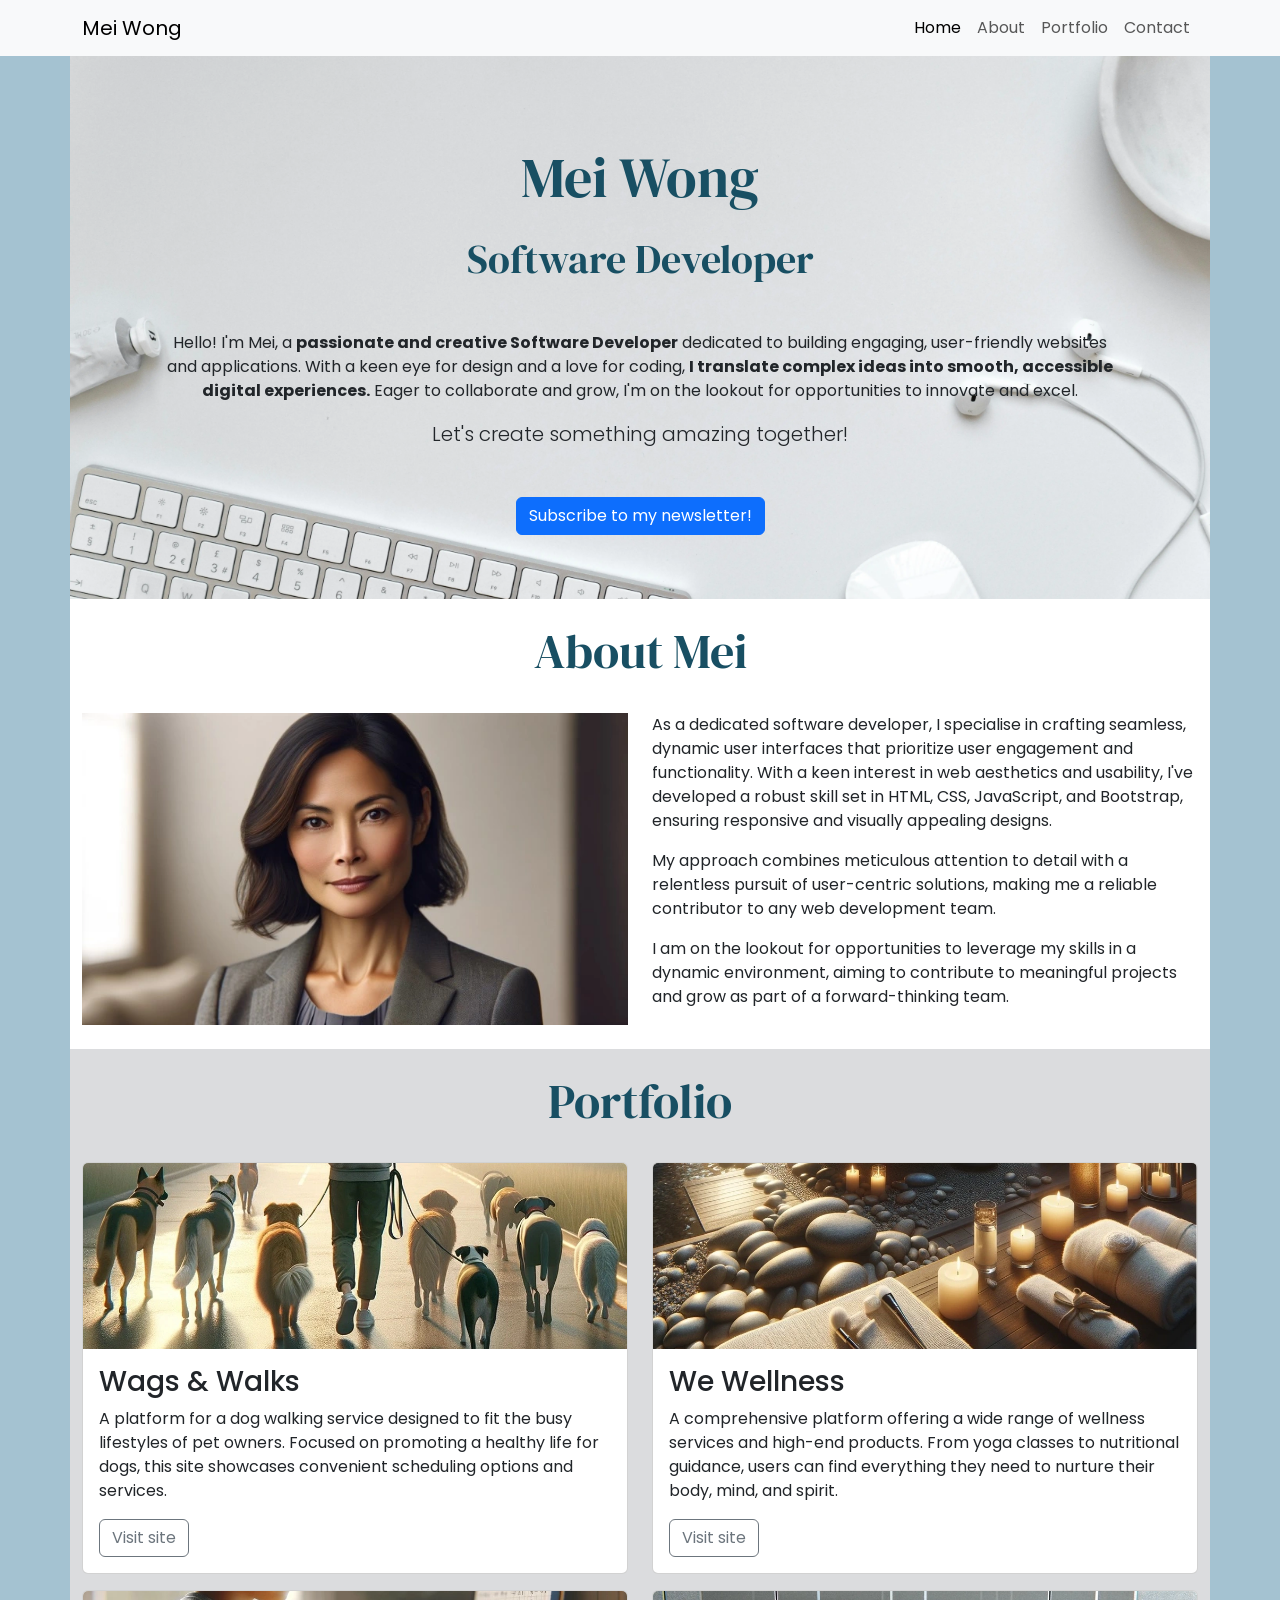
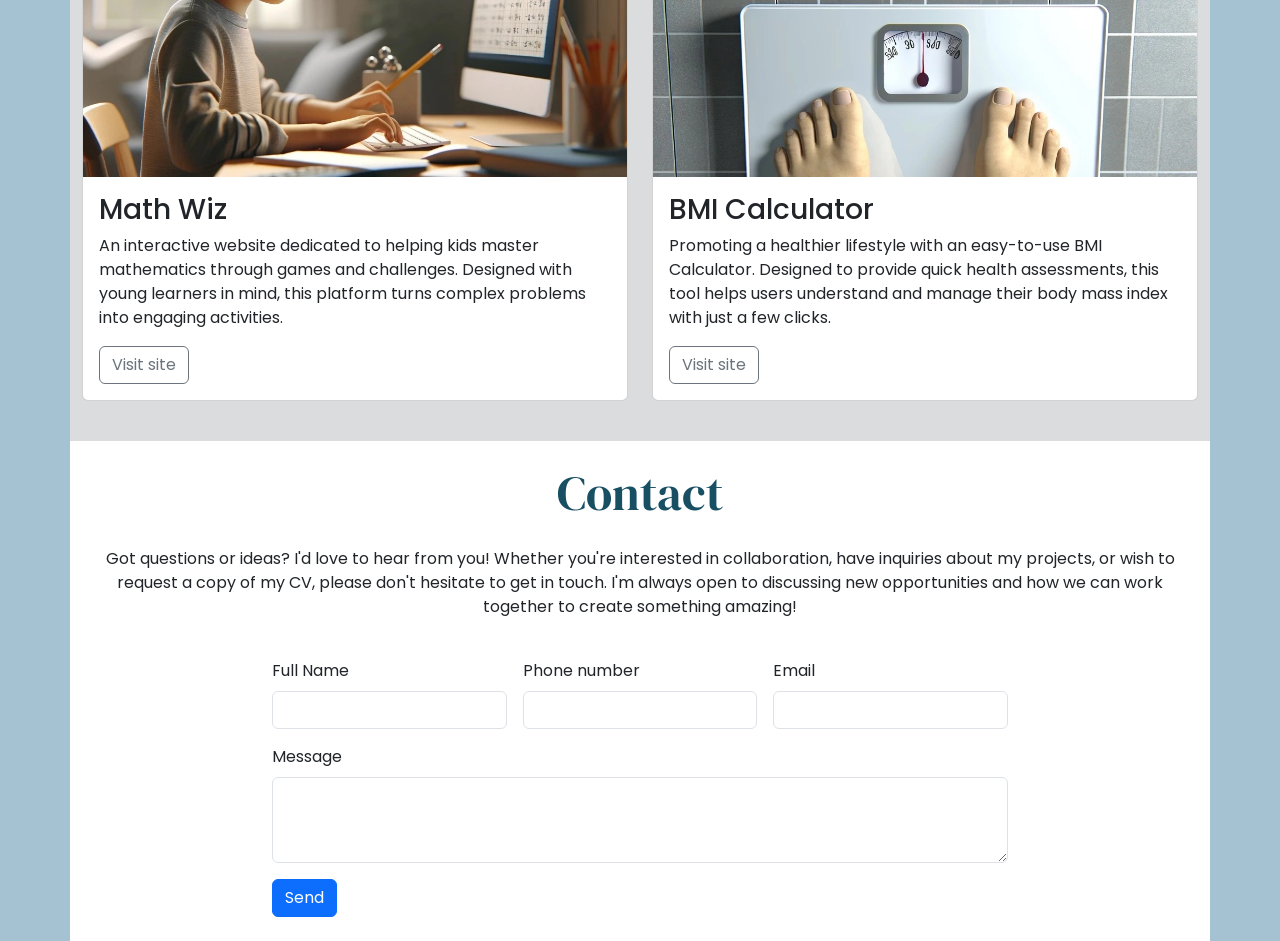
<file: dev-portfolio-main/01.05-customising-the-portfolio-site/01.05.02-enhancing-bootstrap-styles-and-organising-css/index.html>
<!DOCTYPE html>
<html lang="en">

<head>
    <meta charset="UTF-8">
    <meta name="viewport" content="width=device-width, initial-scale=1.0">
    <title>Mei Wong | Software Developer</title>
    <!-- Bootstrap CSS Link -->
    <link href="https://cdn.jsdelivr.net/npm/bootstrap@5.3.3/dist/css/bootstrap.min.css" rel="stylesheet"
        integrity="sha384-QWTKZyjpPEjISv5WaRU9OFeRpok6YctnYmDr5pNlyT2bRjXh0JMhjY6hW+ALEwIH" crossorigin="anonymous">
    <!-- Custom CSS stylesheet -->
    <link rel="stylesheet" href="assets/css/style.css">
</head>

<body>
    <nav class="navbar navbar-expand-sm bg-body-tertiary">
        <div class="container">
            <a class="navbar-brand" href="index.html">Mei Wong</a>
            <button class="navbar-toggler" type="button" data-bs-toggle="collapse"
                data-bs-target="#navbarSupportedContent" aria-controls="navbarSupportedContent" aria-expanded="false"
                aria-label="Toggle navigation">
                <span class="navbar-toggler-icon"></span>
            </button>
            <div class="collapse navbar-collapse" id="navbarSupportedContent">
                <ul class="navbar-nav ms-auto">
                    <li class="nav-item">
                        <a class="nav-link active" aria-current="page" href="index.html">Home</a>
                    </li>
                    <li class="nav-item">
                        <a class="nav-link" href="#about">About</a>
                    </li>

                    <li class="nav-item">
                        <a class="nav-link" href="#portfolio">Portfolio</a>
                    </li>

                    <li class="nav-item">
                        <a class="nav-link" href="#contact">Contact</a>
                    </li>
                </ul>
            </div>
        </div>
    </nav>
    <!-- header -->
    <header id="hero" class="container">
        <!-- section with hero image -->
        <section class="row">
            <!-- text-center class used to centre all text inside column -->
            <div class="col-12 text-center">
                <h1 class="display-4 my-4">Mei Wong</h1>
                <!-- mb-5 gives extra margin spacing under subheading -->
                <h2 class="display-6 mb-5">Software Developer</h2>
                <p>
                    Hello! I'm Mei, a
                    <strong>passionate and creative Software Developer</strong>
                    dedicated to building engaging, user-friendly websites and
                    applications. With a keen eye for design and a love for coding,
                    <strong>I translate complex ideas into smooth, accessible digital
                        experiences.</strong>
                    Eager to collaborate and grow, I'm on the lookout for opportunities
                    to innovate and excel.
                </p>
                <!-- mb-5 gives extra margin spacing under lead text -->
                <p class="lead mb-5">Let's create something amazing together!</p>
                <!-- Bootstrap modal button -->
                <button type="button" class="btn btn-primary" data-bs-toggle="modal" data-bs-target="#exampleModal">
                    Subscribe to my newsletter!
                </button>
            </div>
        </section>
    </header>

    <!-- main content -->
    <main>
        <!-- About section links to #about href in navbar -->
        <section id="about" class="container">
            <div class="row">
                <!-- my-4 used to add top and bottom margin to heading -->
                <div class="col-12 text-center my-4">
                    <h2 class="display-5">About Mei</h2>
                </div>
                <!-- mb-4 used to add margin under image -->
                <div class="col-12 col-md-6 mb-4">
                    <!-- img-fluid class makes the image responsive to its container -->
                    <img src="assets/images/mei-wong.webp" class="img-fluid" alt="Mei Wong">
                </div>
                <!-- mb-4 used to add margin under text -->
                <div class="col-12 col-md-6 mb-4">
                    <p>
                        As a dedicated software developer, I specialise in crafting
                        seamless, dynamic user interfaces that prioritize user engagement
                        and functionality. With a keen interest in web aesthetics and
                        usability, I've developed a robust skill set in HTML, CSS,
                        JavaScript, and Bootstrap, ensuring responsive and visually
                        appealing designs.
                    </p>
                    <p>
                        My approach combines meticulous attention to detail with a
                        relentless pursuit of user-centric solutions, making me a reliable
                        contributor to any web development team.
                    </p>
                    <p>
                        I am on the lookout for opportunities to leverage my skills in a
                        dynamic environment, aiming to contribute to meaningful projects
                        and grow as part of a forward-thinking team.
                    </p>
                </div>
            </div>
        </section>
        <!-- portfolio section starts here -->
        <section id="portfolio" class="container pb-4">
            <div class="row">
                <!-- my-4 used to add top and bottom margin to heading -->
                <div class="col-12 text-center my-4">
                    <h2 class="display-5">Portfolio</h2>
                </div>
                <!-- cols for cards -->
                <div class="col-12 col-md-6">
                    <div class="card mb-3">
                        <img src="assets/images/wags-and-walks.webp" class="card-img-top"
                            alt="A man walking several dogs early in the morning">
                        <div class="card-body">
                            <h3 class="card-title">Wags & Walks</h3>
                            <p class="card-text">A platform for a dog walking service designed to fit the busy
                                lifestyles of pet
                                owners. Focused on promoting a healthy life for dogs, this site showcases convenient
                                scheduling
                                options
                                and services.</p>
                            <a href="#" class="btn btn-outline-secondary">Visit site</a>
                        </div>
                    </div>
                </div>
                <div class="col-12 col-md-6">
                    <div class="card mb-3">
                        <img src="assets/images/we-wellness.webp" class="card-img-top"
                            alt="A spa with candles towels and natural material">
                        <div class="card-body">
                            <h3 class="card-title">We Wellness</h3>
                            <p class="card-text">A comprehensive platform offering a wide range of wellness services and
                                high-end
                                products. From yoga classes to nutritional guidance, users can find everything they need
                                to
                                nurture
                                their body, mind, and spirit.</p>
                            <a href="#" class="btn btn-outline-secondary">Visit site</a>
                        </div>
                    </div>
                </div>
                <div class="col-12 col-md-6">
                    <div class="card mb-3">
                        <img src="assets/images/math-wiz.webp" class="card-img-top"
                            alt="A child practicing math at a computer">
                        <div class="card-body">
                            <h3 class="card-title">Math Wiz</h3>
                            <p class="card-text">An interactive website dedicated to helping kids master mathematics
                                through
                                games and
                                challenges. Designed with young learners in mind, this platform turns complex problems
                                into
                                engaging
                                activities. </p>
                            <a href="#" class="btn btn-outline-secondary">Visit site</a>
                        </div>
                    </div>
                </div>
                <div class="col-12 col-md-6">
                    <div class="card mb-3">
                        <img src="assets/images/bmi-calculator.webp" class="card-img-top"
                            alt="Weighing scales seen from the first person view of the person standing on the scales">
                        <div class="card-body">
                            <h3 class="card-title">BMI Calculator</h3>
                            <p class="card-text">Promoting a healthier lifestyle with an easy-to-use BMI Calculator.
                                Designed to
                                provide quick health assessments, this tool helps users understand and manage their body
                                mass
                                index with
                                just a few clicks.</p>
                            <a href="#" class="btn btn-outline-secondary">Visit site</a>
                        </div>
                    </div>
                </div>
            </div>
        </section>
    </main>

    <!-- Contact section -->
    <footer id="contact" class="container">
        <div class="row justify-content-center">
            <div class="col-12 text-center my-4">
                <h2 class="display-5">Contact</h2>
                <p class="mt-4">Got questions or ideas? I'd love to hear from you! Whether you're
                    interested in collaboration, have inquiries about my projects, or
                    wish to request a copy of my CV, please don't hesitate to get in
                    touch. I'm always open to discussing new opportunities and how we
                    can work together to create something amazing!</p>
            </div>
            <div class="col-12 col-md-10 col-lg-8 mb-4">
                <!-- Add your form here -->
                <form class="row g-3">
                    <div class="col-lg-4">
                        <label for="full-name" class="form-label">Full Name</label>
                        <input type="text" class="form-control" id="full-name">
                    </div>
                    <div class="col-lg-4">
                        <label for="phonenumber" class="form-label">Phone number</label>
                        <input type="number" class="form-control" id="phonenumber">
                    </div>
                    <div class="col-lg-4">
                        <label for="email" class="form-label">Email</label>
                        <input type="email" class="form-control" id="email">
                    </div>
                    <div class="col-12">
                        <label for="message" class="form-label">Message</label>
                        <textarea class="form-control" id="message" rows="3"></textarea>
                    </div>
                    <div class="col-12">
                        <button type="submit" class="btn btn-primary">Send</button>
                    </div>
                </form>
            </div>
        </div>
    </footer>

    <!-- Bootstrap modal -->
    <!-- Modal -->
    <div class="modal fade" id="exampleModal" tabindex="-1" aria-labelledby="exampleModalLabel" aria-hidden="true">
        <div class="modal-dialog modal-lg">
            <div class="modal-content">
                <div class="modal-header">
                    <h1 class="modal-title fs-5" id="exampleModalLabel">Subscribe</h1>
                    <button type="button" class="btn-close" data-bs-dismiss="modal" aria-label="Close"></button>
                </div>
                <div class="modal-body">
                    <p>
                        Join my newsletter for the latest updates on my projects,
                        coding tips, and industry insights delivered straight to your
                        inbox.
                    </p>
                    <form class="row g-3">
                        <div class="col-lg-6">
                            <label for="inputName" class="form-label">Name</label>
                            <input type="text" class="form-control" id="inputName">
                        </div>
                        <div class="col-lg-6">
                            <label for="inputEmail" class="form-label">Email</label>
                            <input type="email" class="form-control" id="inputEmail">
                        </div>
                        <div class="col-12 mb-4">
                            <button type="submit" class="btn btn-primary">
                                Sign up!
                            </button>
                        </div>
                    </form>
                </div>
            </div>
        </div>
    </div>

    <!-- Bootstrap JS Script-->
    <script src="https://cdn.jsdelivr.net/npm/bootstrap@5.3.3/dist/js/bootstrap.bundle.min.js"
        integrity="sha384-YvpcrYf0tY3lHB60NNkmXc5s9fDVZLESaAA55NDzOxhy9GkcIdslK1eN7N6jIeHz"
        crossorigin="anonymous"></script>
</body>

</html>
</file>
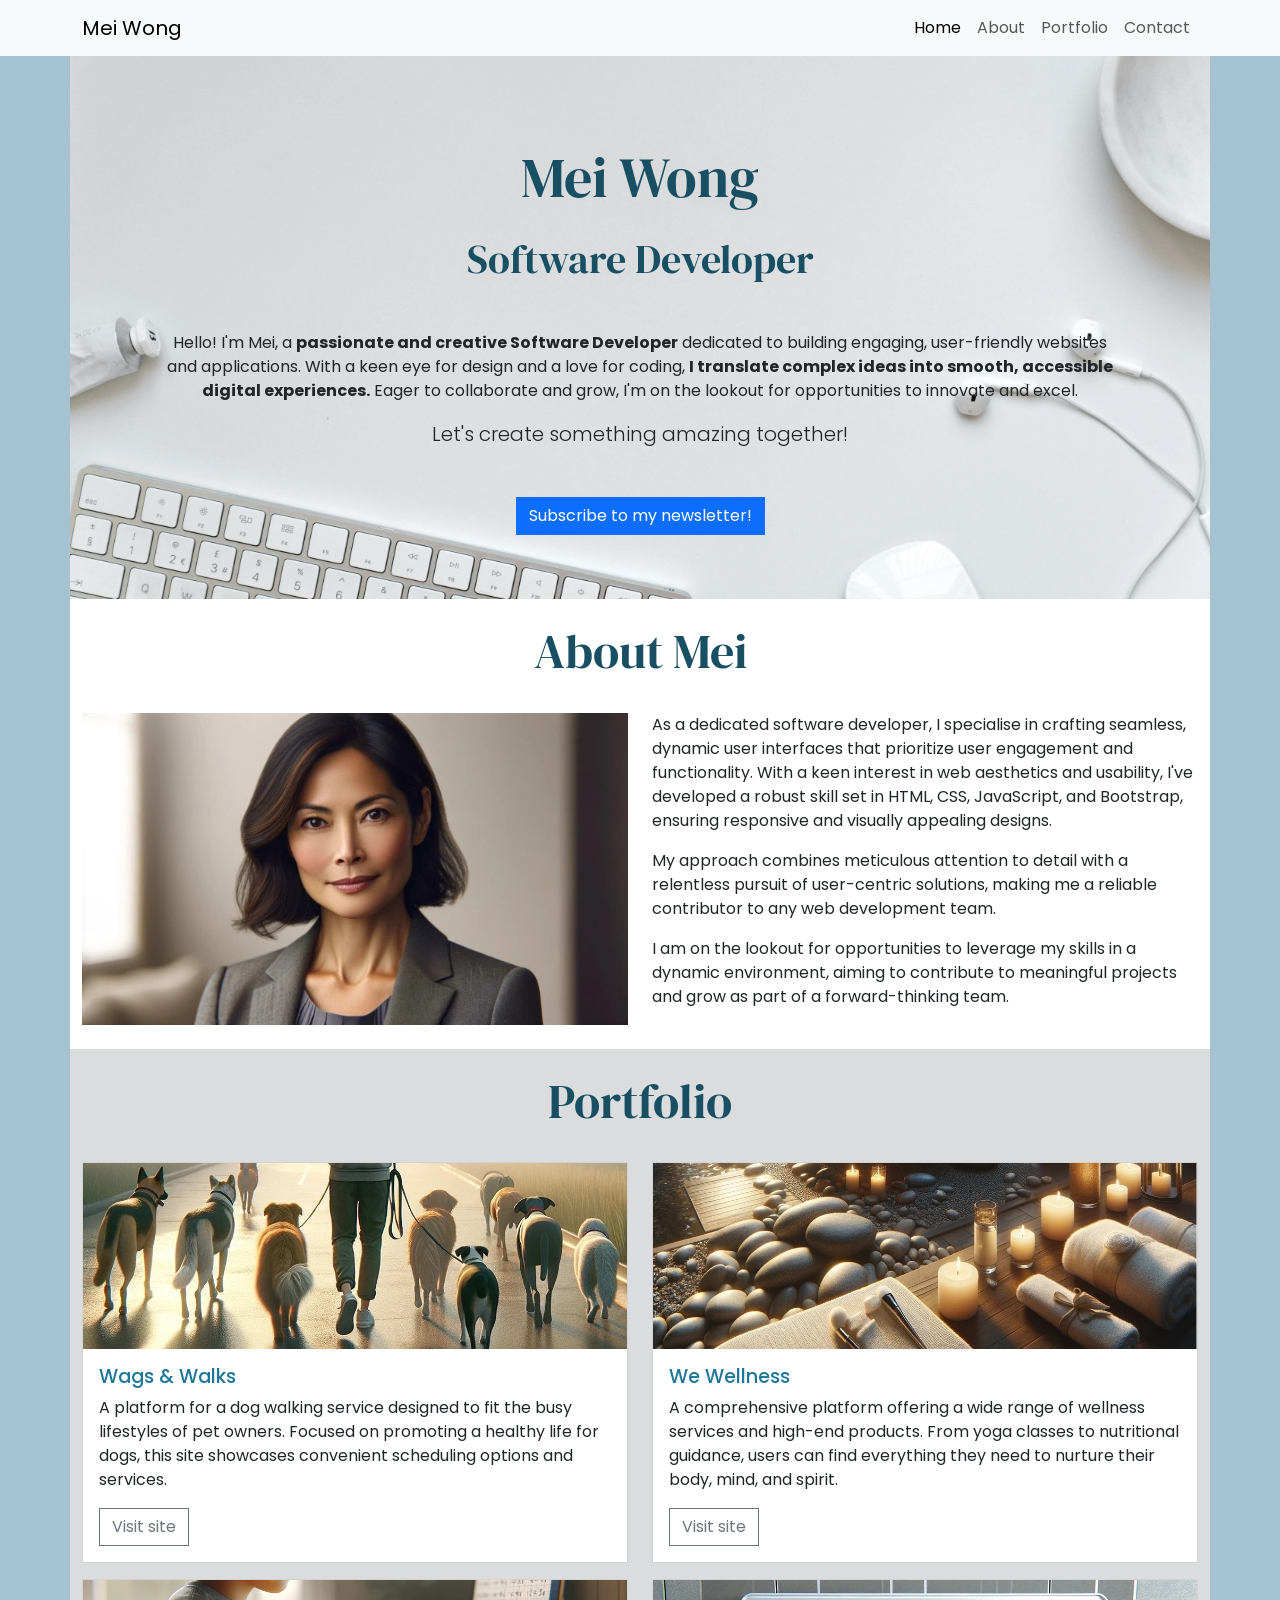
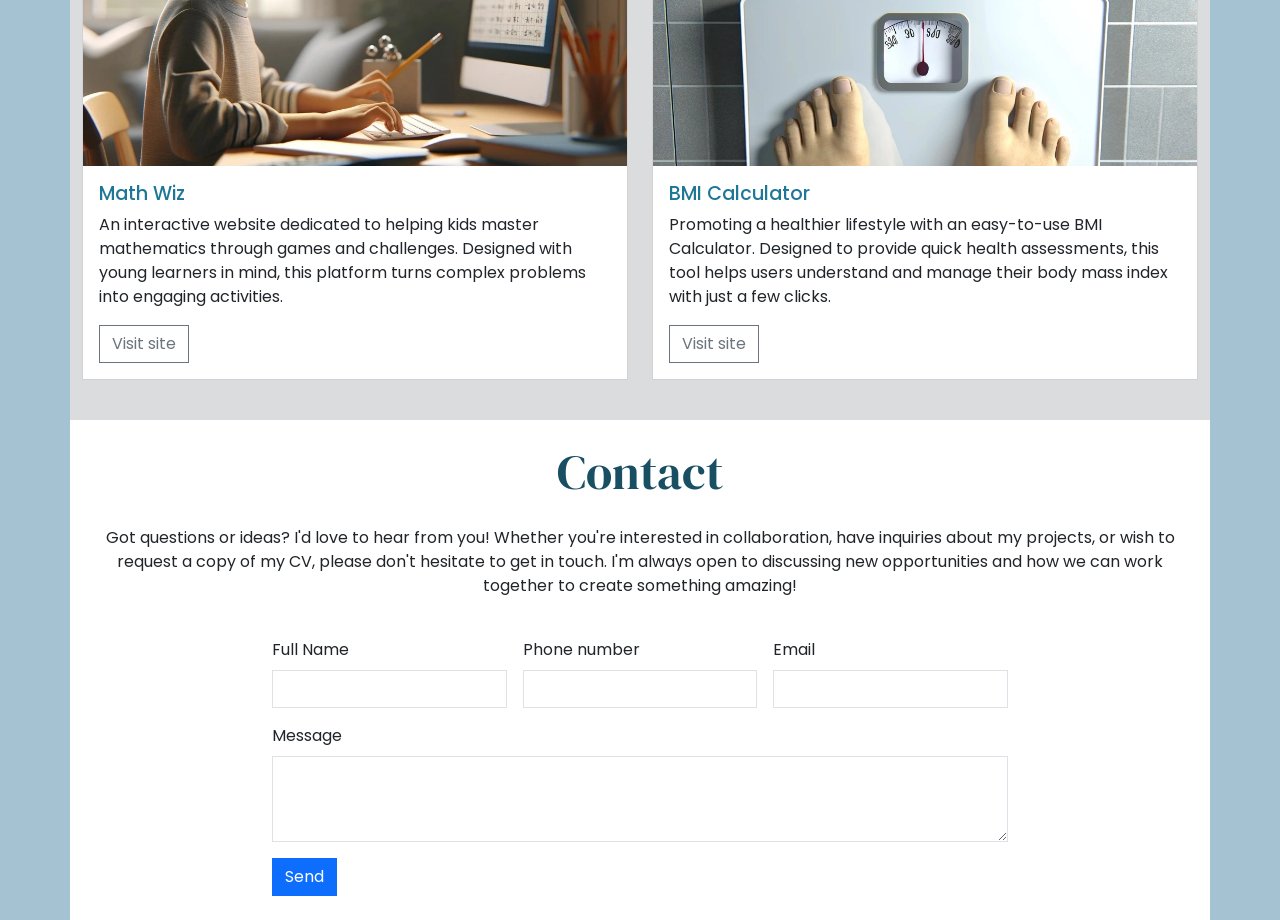
<file: dev-portfolio-main/01.05-customising-the-portfolio-site/01.05.03b-polishing-your-bootstrap-customisations/index.html>
<!DOCTYPE html>
<html lang="en">

<head>
    <meta charset="UTF-8">
    <meta name="viewport" content="width=device-width, initial-scale=1.0">
    <title>Mei Wong | Software Developer</title>
    <!-- Bootstrap CSS Link -->
    <link href="https://cdn.jsdelivr.net/npm/bootstrap@5.3.3/dist/css/bootstrap.min.css" rel="stylesheet"
        integrity="sha384-QWTKZyjpPEjISv5WaRU9OFeRpok6YctnYmDr5pNlyT2bRjXh0JMhjY6hW+ALEwIH" crossorigin="anonymous">
    <!-- Custom CSS stylesheet -->
    <link rel="stylesheet" href="assets/css/style.css">
</head>

<body>
    <nav class="navbar navbar-expand-sm bg-body-tertiary">
        <div class="container">
            <a class="navbar-brand" href="index.html">Mei Wong</a>
            <button class="navbar-toggler" type="button" data-bs-toggle="collapse"
                data-bs-target="#navbarSupportedContent" aria-controls="navbarSupportedContent" aria-expanded="false"
                aria-label="Toggle navigation">
                <span class="navbar-toggler-icon"></span>
            </button>
            <div class="collapse navbar-collapse" id="navbarSupportedContent">
                <ul class="navbar-nav ms-auto">
                    <li class="nav-item">
                        <a class="nav-link active" aria-current="page" href="index.html">Home</a>
                    </li>
                    <li class="nav-item">
                        <a class="nav-link" href="#about">About</a>
                    </li>

                    <li class="nav-item">
                        <a class="nav-link" href="#portfolio">Portfolio</a>
                    </li>

                    <li class="nav-item">
                        <a class="nav-link" href="#contact">Contact</a>
                    </li>
                </ul>
            </div>
        </div>
    </nav>
    <!-- header -->
    <header id="hero" class="container">
        <!-- section with hero image -->
        <section class="row">
            <!-- text-center class used to centre all text inside column -->
            <div class="col-12 text-center">
                <h1 class="display-4 my-4">Mei Wong</h1>
                <!-- mb-5 gives extra margin spacing under subheading -->
                <h2 class="display-6 mb-5">Software Developer</h2>
                <p>
                    Hello! I'm Mei, a
                    <strong>passionate and creative Software Developer</strong>
                    dedicated to building engaging, user-friendly websites and
                    applications. With a keen eye for design and a love for coding,
                    <strong>I translate complex ideas into smooth, accessible digital
                        experiences.</strong>
                    Eager to collaborate and grow, I'm on the lookout for opportunities
                    to innovate and excel.
                </p>
                <!-- mb-5 gives extra margin spacing under lead text -->
                <p class="lead mb-5">Let's create something amazing together!</p>
                <!-- Bootstrap modal button -->
                <button type="button" class="btn btn-primary  sharp-corners" data-bs-toggle="modal"
                    data-bs-target="#exampleModal">
                    Subscribe to my newsletter!
                </button>
            </div>
        </section>
    </header>

    <!-- main content -->
    <main>
        <!-- About section links to #about href in navbar -->
        <section id="about" class="container">
            <div class="row">
                <!-- my-4 used to add top and bottom margin to heading -->
                <div class="col-12 text-center my-4">
                    <h2 class="display-5">About Mei</h2>
                </div>
                <!-- mb-4 used to add margin under image -->
                <div class="col-12 col-md-6 mb-4">
                    <!-- img-fluid class makes the image responsive to its container -->
                    <img src="assets/images/mei-wong.webp" class="img-fluid" alt="Mei Wong">
                </div>
                <!-- mb-4 used to add margin under text -->
                <div class="col-12 col-md-6 mb-4">
                    <p>
                        As a dedicated software developer, I specialise in crafting
                        seamless, dynamic user interfaces that prioritize user engagement
                        and functionality. With a keen interest in web aesthetics and
                        usability, I've developed a robust skill set in HTML, CSS,
                        JavaScript, and Bootstrap, ensuring responsive and visually
                        appealing designs.
                    </p>
                    <p>
                        My approach combines meticulous attention to detail with a
                        relentless pursuit of user-centric solutions, making me a reliable
                        contributor to any web development team.
                    </p>
                    <p>
                        I am on the lookout for opportunities to leverage my skills in a
                        dynamic environment, aiming to contribute to meaningful projects
                        and grow as part of a forward-thinking team.
                    </p>
                </div>
            </div>
        </section>
        <!-- portfolio section starts here -->
        <section id="portfolio" class="container pb-4">
            <div class="row">
                <!-- my-4 used to add top and bottom margin to heading -->
                <div class="col-12 text-center my-4">
                    <h2 class="display-5">Portfolio</h2>
                </div>
                <!-- cols for cards -->
                <div class="col-12 col-md-6">
                    <div class="card mb-3 sharp-corners">
                        <img src="assets/images/wags-and-walks.webp" class="card-img-top"
                            alt="A man walking several dogs early in the morning">
                        <div class="card-body">
                            <h3 class="card-title">Wags & Walks</h3>
                            <p class="card-text">A platform for a dog walking service designed to fit the busy
                                lifestyles of pet
                                owners. Focused on promoting a healthy life for dogs, this site showcases convenient
                                scheduling
                                options
                                and services.</p>
                            <a href="#" class="btn btn-outline-secondary">Visit site</a>
                        </div>
                    </div>
                </div>
                <div class="col-12 col-md-6">
                    <div class="card mb-3 sharp-corners">
                        <img src="assets/images/we-wellness.webp" class="card-img-top"
                            alt="A spa with candles towels and natural material">
                        <div class="card-body">
                            <h3 class="card-title">We Wellness</h3>
                            <p class="card-text">A comprehensive platform offering a wide range of wellness services and
                                high-end
                                products. From yoga classes to nutritional guidance, users can find everything they need
                                to
                                nurture
                                their body, mind, and spirit.</p>
                            <a href="#" class="btn btn-outline-secondary">Visit site</a>
                        </div>
                    </div>
                </div>
                <div class="col-12 col-md-6">
                    <div class="card mb-3 sharp-corners">
                        <img src="assets/images/math-wiz.webp" class="card-img-top"
                            alt="A child practicing math at a computer">
                        <div class="card-body">
                            <h3 class="card-title">Math Wiz</h3>
                            <p class="card-text">An interactive website dedicated to helping kids master mathematics
                                through
                                games and
                                challenges. Designed with young learners in mind, this platform turns complex problems
                                into
                                engaging
                                activities. </p>
                            <a href="#" class="btn btn-outline-secondary">Visit site</a>
                        </div>
                    </div>
                </div>
                <div class="col-12 col-md-6">
                    <div class="card mb-3 sharp-corners">
                        <img src="assets/images/bmi-calculator.webp" class="card-img-top"
                            alt="Weighing scales seen from the first person view of the person standing on the scales">
                        <div class="card-body">
                            <h3 class="card-title">BMI Calculator</h3>
                            <p class="card-text">Promoting a healthier lifestyle with an easy-to-use BMI Calculator.
                                Designed to
                                provide quick health assessments, this tool helps users understand and manage their body
                                mass
                                index with
                                just a few clicks.</p>
                            <a href="#" class="btn btn-outline-secondary">Visit site</a>
                        </div>
                    </div>
                </div>
            </div>
        </section>
    </main>

    <!-- Contact section -->
    <footer id="contact" class="container">
        <div class="row justify-content-center">
            <div class="col-12 text-center my-4">
                <h2 class="display-5">Contact</h2>
                <p class="mt-4">Got questions or ideas? I'd love to hear from you! Whether you're
                    interested in collaboration, have inquiries about my projects, or
                    wish to request a copy of my CV, please don't hesitate to get in
                    touch. I'm always open to discussing new opportunities and how we
                    can work together to create something amazing!</p>
            </div>
            <div class="col-12 col-md-10 col-lg-8 mb-4">
                <!-- Add your form here -->
                <form class="row g-3 sharp-corners">
                    <div class="col-lg-4">
                        <label for="full-name" class="form-label">Full Name</label>
                        <input type="text" class="form-control" id="full-name">
                    </div>
                    <div class="col-lg-4">
                        <label for="phonenumber" class="form-label">Phone number</label>
                        <input type="number" class="form-control" id="phonenumber">
                    </div>
                    <div class="col-lg-4">
                        <label for="email" class="form-label">Email</label>
                        <input type="email" class="form-control" id="email">
                    </div>
                    <div class="col-12">
                        <label for="message" class="form-label">Message</label>
                        <textarea class="form-control" id="message" rows="3"></textarea>
                    </div>
                    <div class="col-12">
                        <button type="submit" class="btn btn-primary">Send</button>
                    </div>
                </form>
            </div>
        </div>
    </footer>

    <!-- Bootstrap modal -->
    <!-- Modal -->
    <div class="modal fade" id="exampleModal" tabindex="-1" aria-labelledby="exampleModalLabel" aria-hidden="true">
        <div class="modal-dialog modal-lg">
            <div class="modal-content sharp-corners">
                <div class="modal-header">
                    <h1 class="modal-title fs-5" id="exampleModalLabel">Subscribe</h1>
                    <button type="button" class="btn-close" data-bs-dismiss="modal" aria-label="Close"></button>
                </div>
                <div class="modal-body">
                    <p>
                        Join my newsletter for the latest updates on my projects,
                        coding tips, and industry insights delivered straight to your
                        inbox.
                    </p>
                    <form class="row g-3">
                        <div class="col-lg-6">
                            <label for="inputName" class="form-label">Name</label>
                            <input type="text" class="form-control" id="inputName">
                        </div>
                        <div class="col-lg-6">
                            <label for="inputEmail" class="form-label">Email</label>
                            <input type="email" class="form-control" id="inputEmail">
                        </div>
                        <div class="col-12 mb-4">
                            <button type="submit" class="btn btn-primary">
                                Sign up!
                            </button>
                        </div>
                    </form>
                </div>
            </div>
        </div>
    </div>

    <!-- Bootstrap JS Script-->
    <script src="https://cdn.jsdelivr.net/npm/bootstrap@5.3.3/dist/js/bootstrap.bundle.min.js"
        integrity="sha384-YvpcrYf0tY3lHB60NNkmXc5s9fDVZLESaAA55NDzOxhy9GkcIdslK1eN7N6jIeHz"
        crossorigin="anonymous"></script>
</body>

</html>
</file>
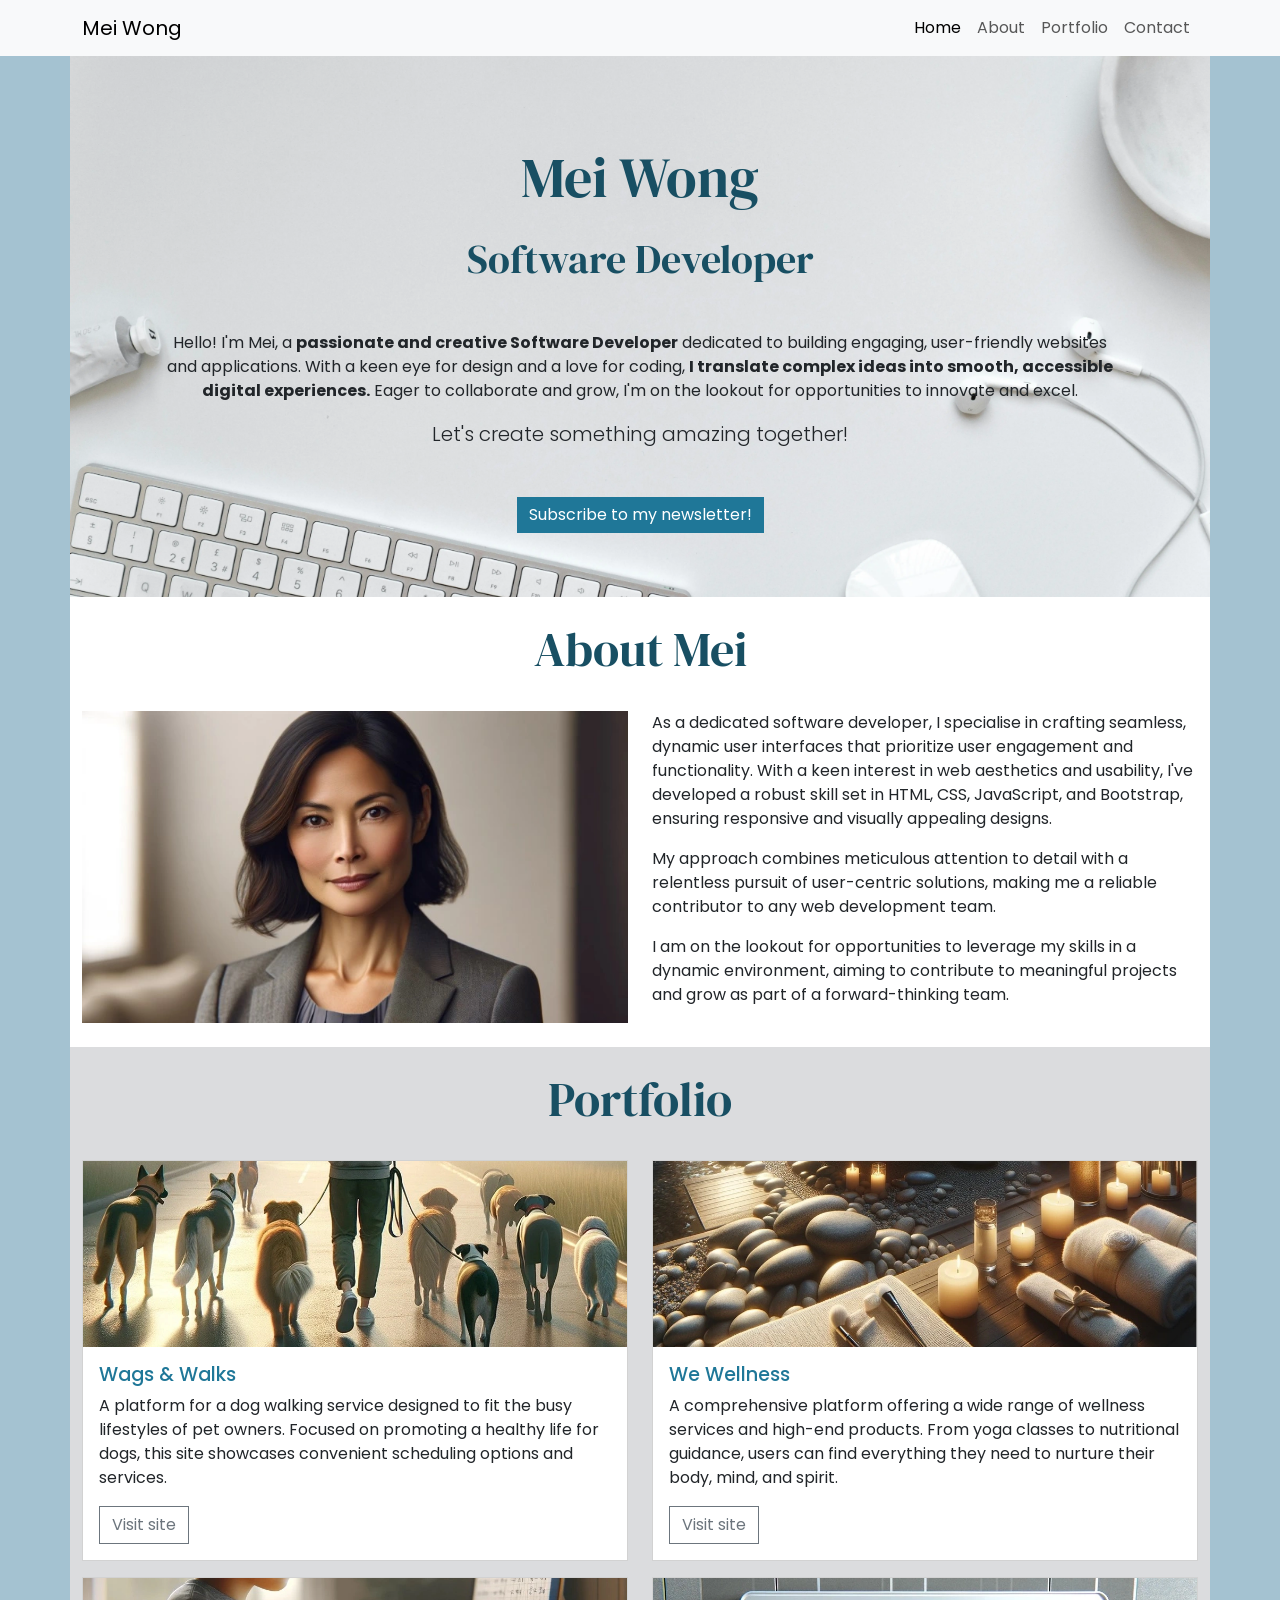
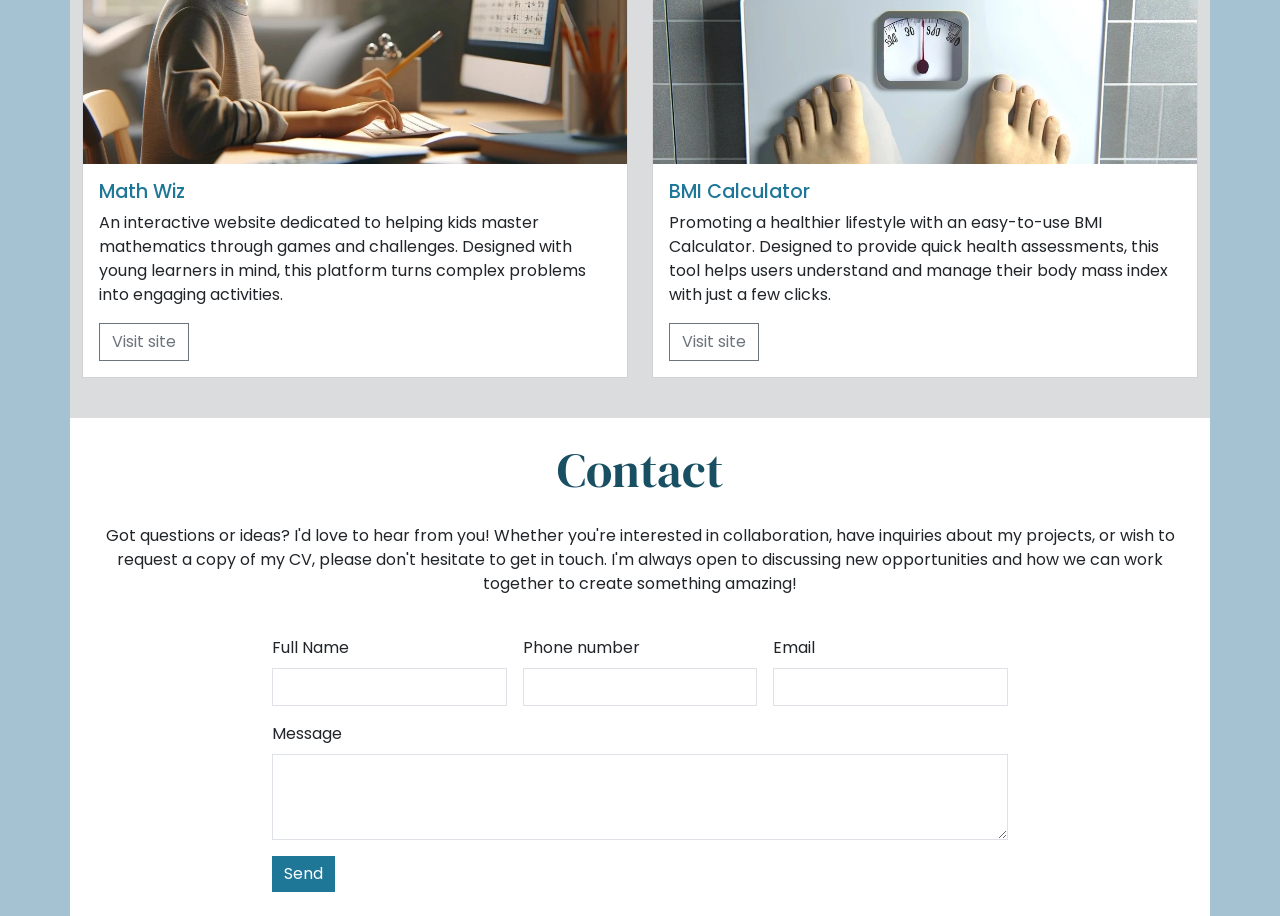
<file: dev-portfolio-main/01.05-customising-the-portfolio-site/01.05.04-challenge-solution/index.html>
<!DOCTYPE html>
<html lang="en">

<head>
    <meta charset="UTF-8">
    <meta name="viewport" content="width=device-width, initial-scale=1.0">
    <title>Mei Wong | Software Developer</title>
    <!-- Bootstrap CSS Link -->
    <link href="https://cdn.jsdelivr.net/npm/bootstrap@5.3.3/dist/css/bootstrap.min.css" rel="stylesheet"
        integrity="sha384-QWTKZyjpPEjISv5WaRU9OFeRpok6YctnYmDr5pNlyT2bRjXh0JMhjY6hW+ALEwIH" crossorigin="anonymous">
    <!-- Custom CSS stylesheet -->
    <link rel="stylesheet" href="assets/css/style.css">
</head>

<body>
    <nav class="navbar navbar-expand-sm bg-body-tertiary">
        <div class="container">
            <a class="navbar-brand" href="index.html">Mei Wong</a>
            <button class="navbar-toggler" type="button" data-bs-toggle="collapse"
                data-bs-target="#navbarSupportedContent" aria-controls="navbarSupportedContent" aria-expanded="false"
                aria-label="Toggle navigation">
                <span class="navbar-toggler-icon"></span>
            </button>
            <div class="collapse navbar-collapse" id="navbarSupportedContent">
                <ul class="navbar-nav ms-auto">
                    <li class="nav-item">
                        <a class="nav-link active" aria-current="page" href="index.html">Home</a>
                    </li>
                    <li class="nav-item">
                        <a class="nav-link" href="#about">About</a>
                    </li>

                    <li class="nav-item">
                        <a class="nav-link" href="#portfolio">Portfolio</a>
                    </li>

                    <li class="nav-item">
                        <a class="nav-link" href="#contact">Contact</a>
                    </li>
                </ul>
            </div>
        </div>
    </nav>
    <!-- header -->
    <header id="hero" class="container">
        <!-- section with hero image -->
        <section class="row">
            <!-- text-center class used to centre all text inside column -->
            <div class="col-12 text-center">
                <h1 class="display-4 my-4">Mei Wong</h1>
                <!-- mb-5 gives extra margin spacing under subheading -->
                <h2 class="display-6 mb-5">Software Developer</h2>
                <p>
                    Hello! I'm Mei, a
                    <strong>passionate and creative Software Developer</strong>
                    dedicated to building engaging, user-friendly websites and
                    applications. With a keen eye for design and a love for coding,
                    <strong>I translate complex ideas into smooth, accessible digital
                        experiences.</strong>
                    Eager to collaborate and grow, I'm on the lookout for opportunities
                    to innovate and excel.
                </p>
                <!-- mb-5 gives extra margin spacing under lead text -->
                <p class="lead mb-5">Let's create something amazing together!</p>
                <!-- Bootstrap modal button -->
                <button type="button" class="btn btn-primary  sharp-corners custom-button" data-bs-toggle="modal"
                    data-bs-target="#exampleModal">
                    Subscribe to my newsletter!
                </button>
            </div>
        </section>
    </header>

    <!-- main content -->
    <main>
        <!-- About section links to #about href in navbar -->
        <section id="about" class="container">
            <div class="row">
                <!-- my-4 used to add top and bottom margin to heading -->
                <div class="col-12 text-center my-4">
                    <h2 class="display-5">About Mei</h2>
                </div>
                <!-- mb-4 used to add margin under image -->
                <div class="col-12 col-md-6 mb-4">
                    <!-- img-fluid class makes the image responsive to its container -->
                    <img src="assets/images/mei-wong.webp" class="img-fluid" alt="Mei Wong">
                </div>
                <!-- mb-4 used to add margin under text -->
                <div class="col-12 col-md-6 mb-4">
                    <p>
                        As a dedicated software developer, I specialise in crafting
                        seamless, dynamic user interfaces that prioritize user engagement
                        and functionality. With a keen interest in web aesthetics and
                        usability, I've developed a robust skill set in HTML, CSS,
                        JavaScript, and Bootstrap, ensuring responsive and visually
                        appealing designs.
                    </p>
                    <p>
                        My approach combines meticulous attention to detail with a
                        relentless pursuit of user-centric solutions, making me a reliable
                        contributor to any web development team.
                    </p>
                    <p>
                        I am on the lookout for opportunities to leverage my skills in a
                        dynamic environment, aiming to contribute to meaningful projects
                        and grow as part of a forward-thinking team.
                    </p>
                </div>
            </div>
        </section>
        <!-- portfolio section starts here -->
        <section id="portfolio" class="container pb-4">
            <div class="row">
                <!-- my-4 used to add top and bottom margin to heading -->
                <div class="col-12 text-center my-4">
                    <h2 class="display-5">Portfolio</h2>
                </div>
                <!-- cols for cards -->
                <div class="col-12 col-md-6">
                    <div class="card mb-3 sharp-corners">
                        <img src="assets/images/wags-and-walks.webp" class="card-img-top"
                            alt="A man walking several dogs early in the morning">
                        <div class="card-body">
                            <h3 class="card-title">Wags & Walks</h3>
                            <p class="card-text">A platform for a dog walking service designed to fit the busy
                                lifestyles of pet
                                owners. Focused on promoting a healthy life for dogs, this site showcases convenient
                                scheduling
                                options
                                and services.</p>
                            <a href="#" class="btn btn-outline-secondary">Visit site</a>
                        </div>
                    </div>
                </div>
                <div class="col-12 col-md-6">
                    <div class="card mb-3 sharp-corners">
                        <img src="assets/images/we-wellness.webp" class="card-img-top"
                            alt="A spa with candles towels and natural material">
                        <div class="card-body">
                            <h3 class="card-title">We Wellness</h3>
                            <p class="card-text">A comprehensive platform offering a wide range of wellness services and
                                high-end
                                products. From yoga classes to nutritional guidance, users can find everything they need
                                to
                                nurture
                                their body, mind, and spirit.</p>
                            <a href="#" class="btn btn-outline-secondary">Visit site</a>
                        </div>
                    </div>
                </div>
                <div class="col-12 col-md-6">
                    <div class="card mb-3 sharp-corners">
                        <img src="assets/images/math-wiz.webp" class="card-img-top"
                            alt="A child practicing math at a computer">
                        <div class="card-body">
                            <h3 class="card-title">Math Wiz</h3>
                            <p class="card-text">An interactive website dedicated to helping kids master mathematics
                                through
                                games and
                                challenges. Designed with young learners in mind, this platform turns complex problems
                                into
                                engaging
                                activities. </p>
                            <a href="#" class="btn btn-outline-secondary">Visit site</a>
                        </div>
                    </div>
                </div>
                <div class="col-12 col-md-6">
                    <div class="card mb-3 sharp-corners">
                        <img src="assets/images/bmi-calculator.webp" class="card-img-top"
                            alt="Weighing scales seen from the first person view of the person standing on the scales">
                        <div class="card-body">
                            <h3 class="card-title">BMI Calculator</h3>
                            <p class="card-text">Promoting a healthier lifestyle with an easy-to-use BMI Calculator.
                                Designed to
                                provide quick health assessments, this tool helps users understand and manage their body
                                mass
                                index with
                                just a few clicks.</p>
                            <a href="#" class="btn btn-outline-secondary">Visit site</a>
                        </div>
                    </div>
                </div>
            </div>
        </section>
    </main>

    <!-- Contact section -->
    <footer id="contact" class="container">
        <div class="row justify-content-center">
            <div class="col-12 text-center my-4">
                <h2 class="display-5">Contact</h2>
                <p class="mt-4">Got questions or ideas? I'd love to hear from you! Whether you're
                    interested in collaboration, have inquiries about my projects, or
                    wish to request a copy of my CV, please don't hesitate to get in
                    touch. I'm always open to discussing new opportunities and how we
                    can work together to create something amazing!</p>
            </div>
            <div class="col-12 col-md-10 col-lg-8 mb-4">
                <!-- Add your form here -->
                <form class="row g-3 sharp-corners">
                    <div class="col-lg-4">
                        <label for="full-name" class="form-label">Full Name</label>
                        <input type="text" class="form-control" id="full-name">
                    </div>
                    <div class="col-lg-4">
                        <label for="phonenumber" class="form-label">Phone number</label>
                        <input type="number" class="form-control" id="phonenumber">
                    </div>
                    <div class="col-lg-4">
                        <label for="email" class="form-label">Email</label>
                        <input type="email" class="form-control" id="email">
                    </div>
                    <div class="col-12">
                        <label for="message" class="form-label">Message</label>
                        <textarea class="form-control" id="message" rows="3"></textarea>
                    </div>
                    <div class="col-12">
                        <button type="submit" class="btn btn-primary custom-button">Send</button>
                    </div>
                </form>
            </div>
        </div>
    </footer>

    <!-- Bootstrap modal -->
    <!-- Modal -->
    <div class="modal fade" id="exampleModal" tabindex="-1" aria-labelledby="exampleModalLabel" aria-hidden="true">
        <div class="modal-dialog modal-lg">
            <div class="modal-content sharp-corners">
                <div class="modal-header">
                    <h1 class="modal-title fs-5" id="exampleModalLabel">Subscribe</h1>
                    <button type="button" class="btn-close" data-bs-dismiss="modal" aria-label="Close"></button>
                </div>
                <div class="modal-body">
                    <p>
                        Join my newsletter for the latest updates on my projects,
                        coding tips, and industry insights delivered straight to your
                        inbox.
                    </p>
                    <form class="row g-3">
                        <div class="col-lg-6">
                            <label for="inputName" class="form-label">Name</label>
                            <input type="text" class="form-control" id="inputName">
                        </div>
                        <div class="col-lg-6">
                            <label for="inputEmail" class="form-label">Email</label>
                            <input type="email" class="form-control" id="inputEmail">
                        </div>
                        <div class="col-12 mb-4">
                            <button type="submit" class="btn btn-primary custom-button">
                                Sign up!
                            </button>
                        </div>
                    </form>
                </div>
            </div>
        </div>
    </div>

    <!-- Bootstrap JS Script-->
    <script src="https://cdn.jsdelivr.net/npm/bootstrap@5.3.3/dist/js/bootstrap.bundle.min.js"
        integrity="sha384-YvpcrYf0tY3lHB60NNkmXc5s9fDVZLESaAA55NDzOxhy9GkcIdslK1eN7N6jIeHz"
        crossorigin="anonymous"></script>
</body>

</html>
</file>
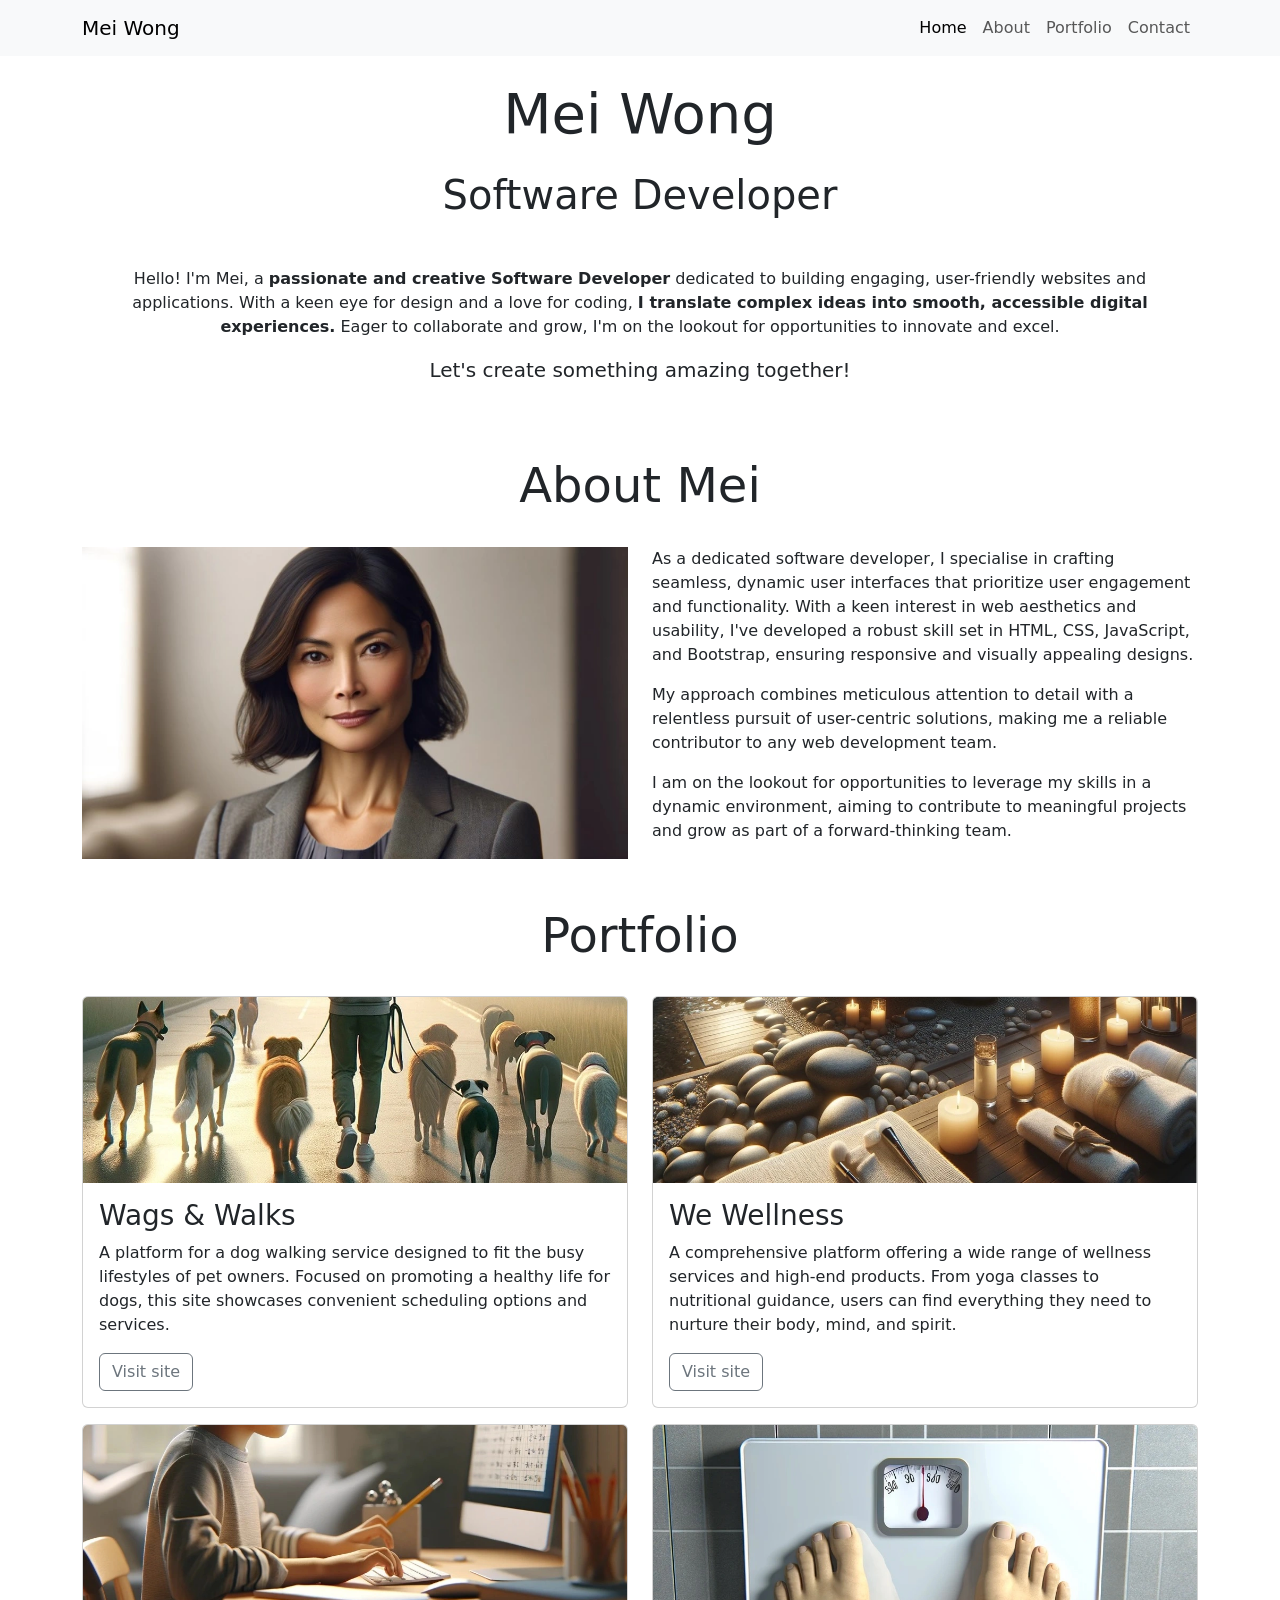
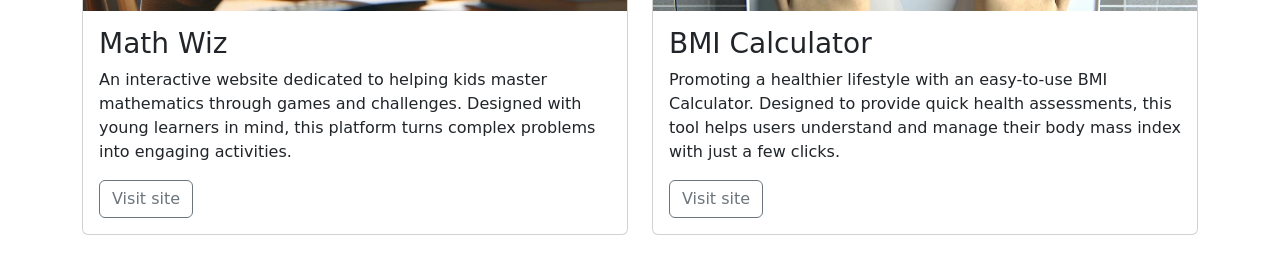
<file: dev-portfolio-main/01.04-putting-it-together/01.04.04-adding-content/portfolio-section-solution-code/index.html>
<!DOCTYPE html>
<html lang="en">

<head>
    <meta charset="UTF-8">
    <meta name="viewport" content="width=device-width, initial-scale=1.0">
    <title>Mei Wong | Software Developer</title>
    <!-- Bootstrap CSS Link -->
    <link href="https://cdn.jsdelivr.net/npm/bootstrap@5.3.3/dist/css/bootstrap.min.css" rel="stylesheet"
        integrity="sha384-QWTKZyjpPEjISv5WaRU9OFeRpok6YctnYmDr5pNlyT2bRjXh0JMhjY6hW+ALEwIH" crossorigin="anonymous">
</head>

<body>
    <nav class="navbar navbar-expand-sm bg-body-tertiary">
        <div class="container">
            <a class="navbar-brand" href="index.html">Mei Wong</a>
            <button class="navbar-toggler" type="button" data-bs-toggle="collapse"
                data-bs-target="#navbarSupportedContent" aria-controls="navbarSupportedContent" aria-expanded="false"
                aria-label="Toggle navigation">
                <span class="navbar-toggler-icon"></span>
            </button>
            <div class="collapse navbar-collapse" id="navbarSupportedContent">
                <ul class="navbar-nav ms-auto">
                    <li class="nav-item">
                        <a class="nav-link active" aria-current="page" href="index.html">Home</a>
                    </li>
                    <li class="nav-item">
                        <a class="nav-link" href="#about">About</a>
                    </li>

                    <li class="nav-item">
                        <a class="nav-link" href="#portfolio">Portfolio</a>
                    </li>

                    <li class="nav-item">
                        <a class="nav-link" href="#contact">Contact</a>
                    </li>
                </ul>
            </div>
        </div>
    </nav>
    <!-- header -->
    <header id="hero" class="container">
        <!-- section with hero image -->
        <section class="row">
            <!-- text-center class used to centre all text inside column -->
            <div class="col-12 text-center">
                <h1 class="display-4 my-4">Mei Wong</h1>
                <!-- mb-5 gives extra margin spacing under subheading -->
                <h2 class="display-6 mb-5">Software Developer</h2>
                <p>
                    Hello! I'm Mei, a
                    <strong>passionate and creative Software Developer</strong>
                    dedicated to building engaging, user-friendly websites and
                    applications. With a keen eye for design and a love for coding,
                    <strong>I translate complex ideas into smooth, accessible digital
                        experiences.</strong>
                    Eager to collaborate and grow, I'm on the lookout for opportunities
                    to innovate and excel.
                </p>
                <!-- mb-5 gives extra margin spacing under lead text -->
                <p class="lead mb-5">Let's create something amazing together!</p>
            </div>
        </section>
    </header>

    <!-- main content -->
    <main>
        <!-- About section links to #about href in navbar -->
        <section id="about" class="container">
            <div class="row">
                <!-- my-4 used to add top and bottom margin to heading -->
                <div class="col-12 text-center my-4">
                    <h2 class="display-5">About Mei</h2>
                </div>
                <!-- mb-4 used to add margin under image -->
                <div class="col-12 col-md-6 mb-4">
                    <!-- img-fluid class makes the image responsive to its container -->
                    <img src="assets/images/mei-wong.webp" class="img-fluid" alt="Mei Wong">
                </div>
                <!-- mb-4 used to add margin under text -->
                <div class="col-12 col-md-6 mb-4">
                    <p>
                        As a dedicated software developer, I specialise in crafting
                        seamless, dynamic user interfaces that prioritize user engagement
                        and functionality. With a keen interest in web aesthetics and
                        usability, I've developed a robust skill set in HTML, CSS,
                        JavaScript, and Bootstrap, ensuring responsive and visually
                        appealing designs.
                    </p>
                    <p>
                        My approach combines meticulous attention to detail with a
                        relentless pursuit of user-centric solutions, making me a reliable
                        contributor to any web development team.
                    </p>
                    <p>
                        I am on the lookout for opportunities to leverage my skills in a
                        dynamic environment, aiming to contribute to meaningful projects
                        and grow as part of a forward-thinking team.
                    </p>
                </div>
            </div>
        </section>
        <!-- portfolio section starts here -->
        <section id="portfolio" class="container pb-4">
            <div class="row">
                <!-- my-4 used to add top and bottom margin to heading -->
                <div class="col-12 text-center my-4">
                    <h2 class="display-5">Portfolio</h2>
                </div>
                <!-- cols for cards -->
                <div class="col-12 col-md-6">
                    <div class="card mb-3">
                        <img src="assets/images/wags-and-walks.webp" class="card-img-top"
                            alt="A man walking several dogs early in the morning">
                        <div class="card-body">
                            <h3 class="card-title">Wags & Walks</h3>
                            <p class="card-text">A platform for a dog walking service designed to fit the busy
                                lifestyles of pet
                                owners. Focused on promoting a healthy life for dogs, this site showcases convenient
                                scheduling
                                options
                                and services.</p>
                            <a href="#" class="btn btn-outline-secondary">Visit site</a>
                        </div>
                    </div>
                </div>
                <div class="col-12 col-md-6">
                    <div class="card mb-3">
                        <img src="assets/images/we-wellness.webp" class="card-img-top"
                            alt="A spa with candles towels and natural material">
                        <div class="card-body">
                            <h3 class="card-title">We Wellness</h3>
                            <p class="card-text">A comprehensive platform offering a wide range of wellness services and
                                high-end
                                products. From yoga classes to nutritional guidance, users can find everything they need
                                to
                                nurture
                                their body, mind, and spirit.</p>
                            <a href="#" class="btn btn-outline-secondary">Visit site</a>
                        </div>
                    </div>
                </div>
                <div class="col-12 col-md-6">
                    <div class="card mb-3">
                        <img src="assets/images/math-wiz.webp" class="card-img-top"
                            alt="A child practicing math at a computer">
                        <div class="card-body">
                            <h3 class="card-title">Math Wiz</h3>
                            <p class="card-text">An interactive website dedicated to helping kids master mathematics
                                through
                                games and
                                challenges. Designed with young learners in mind, this platform turns complex problems
                                into
                                engaging
                                activities. </p>
                            <a href="#" class="btn btn-outline-secondary">Visit site</a>
                        </div>
                    </div>
                </div>
                <div class="col-12 col-md-6">
                    <div class="card mb-3">
                        <img src="assets/images/bmi-calculator.webp" class="card-img-top"
                            alt="Weighing scales seen from the first person view of the person standing on the scales">
                        <div class="card-body">
                            <h3 class="card-title">BMI Calculator</h3>
                            <p class="card-text">Promoting a healthier lifestyle with an easy-to-use BMI Calculator.
                                Designed to
                                provide quick health assessments, this tool helps users understand and manage their body
                                mass
                                index with
                                just a few clicks.</p>
                            <a href="#" class="btn btn-outline-secondary">Visit site</a>
                        </div>
                    </div>
                </div>
            </div>
        </section>
    </main>
    <!-- Bootstrap JS Script-->
    <script src="https://cdn.jsdelivr.net/npm/bootstrap@5.3.3/dist/js/bootstrap.bundle.min.js"
        integrity="sha384-YvpcrYf0tY3lHB60NNkmXc5s9fDVZLESaAA55NDzOxhy9GkcIdslK1eN7N6jIeHz"
        crossorigin="anonymous"></script>
</body>

</html>
</file>
<file: dev-portfolio-main/01.04-putting-it-together/01.04.02a-starter-code/assets/css/style.css>
/*  
    #a4c2d1; egg blue
    #dbdcde; light grey
    #1f7798; mid-blue
    #184f63; dark-blue
*/

/* global styles */

@import url('https://fonts.googleapis.com/css2?family=DM+Serif+Display:ital@0;1&family=Poppins&display=swap');

body {
    font-family: "Poppins", sans-serif;
    background-color: #a4c2d1;
    /* egg blue */
}

h1,
h2 {
    font-family: "DM Serif Display", serif;
    color: #184f63;
    /* dark-blue */
}

.sharp-corners,
.sharp-corners * {
    border-radius: 0;
}

/* Buttons */

.custom-button {
    background-color: #1f7798;
    border: #1f7798;
}

.custom-button:hover {
    background-color: #1d6d8a;
    border: #1d6d8a;
}

/* About section */

#about {
    background-color: white;
}

/* Portfolio */

#portfolio {
    background-color: #dbdcde;
    /* light grey */
}

#portfolio .card-title {
    color: #1f7798;
    /* mid blue */
    font-size: 1.2rem;
}

#portfolio .btn-outline-secondary:hover {
    background-color: #1f7798;
    /* mid blue */
}

#portfolio .card-text {
    min-height: 120px;
}

/* Contact section */

#contact {
    background-color: white;
}

/* Header */

#hero {
    background-color: #dbdcde;
    /* light grey */
    background-image: url("../images/background.webp");
    background-size: cover;
    background-position: 50% 70%;
    min-height: 500px;
    padding: 5% 7%;
}

/* Media queries */

/* Use Bootstrap breakpoint for XL screens */
@media screen and (min-width: 1200px) {

    /* Fixes all portfolio cards being too tall on xl screens */
    #portfolio .card-text {
        min-height: auto;
    }
}
</file>
<file: dev-portfolio-main/01.05-customising-the-portfolio-site/01.05.02-enhancing-bootstrap-styles-and-organising-css/assets/css/style.css>
/*  
    #a4c2d1; egg blue
    #dbdcde; light grey
    #1f7798; mid-blue
    #184f63; dark-blue
*/

/* global styles */

@import url('https://fonts.googleapis.com/css2?family=DM+Serif+Display:ital@0;1&family=Poppins&display=swap');

body {
    font-family: "Poppins", sans-serif;
    background-color: #a4c2d1; /* egg blue */
}

h1,
h2 {
    font-family: "DM Serif Display", serif;
    color: #184f63; /* dark-blue */
}

/* About section */

#about {
    background-color: white;
}

/* Portfolio */

#portfolio {
    background-color: #dbdcde; /* light grey */
}

/* Contact section */

#contact {
    background-color: white;
}

/* Header */

#hero {
    background-color: #dbdcde; /* light grey */
    background-image: url("../images/background.webp");
    background-size: cover;
    background-position: 50% 70%;
    min-height: 500px;
    padding: 5% 7%;
}
</file>
<file: dev-portfolio-main/01.05-customising-the-portfolio-site/01.05.03b-polishing-your-bootstrap-customisations/assets/css/style.css>
/*  
    #a4c2d1; egg blue
    #dbdcde; light grey
    #1f7798; mid-blue
    #184f63; dark-blue
*/

/* global styles */

@import url('https://fonts.googleapis.com/css2?family=DM+Serif+Display:ital@0;1&family=Poppins&display=swap');

body {
    font-family: "Poppins", sans-serif;
    background-color: #a4c2d1; /* egg blue */
}

h1,
h2 {
    font-family: "DM Serif Display", serif;
    color: #184f63; /* dark-blue */
}

.sharp-corners,
.sharp-corners * {
    border-radius: 0;
}

/* About section */

#about {
    background-color: white;
}

/* Portfolio */

#portfolio {
    background-color: #dbdcde; /* light grey */
}

#portfolio .card-title {
    color: #1f7798; /* mid blue */
    font-size: 1.2rem;
}

#portfolio .btn-outline-secondary:hover {
    background-color: #1f7798; /* mid blue */
}

#portfolio .card-text {
    min-height: 120px;
}

/* Contact section */

#contact {
    background-color: white;
}

/* Header */

#hero {
    background-color: #dbdcde; /* light grey */
    background-image: url("../images/background.webp");
    background-size: cover;
    background-position: 50% 70%;
    min-height: 500px;
    padding: 5% 7%;
}

/* Media queries */

/* Use Bootstrap breakpoint for XL screens */
@media screen and (min-width: 1200px) {
    /* Fixes all portfolio cards being too tall on xl screens */
    #portfolio .card-text {
        min-height: auto;
    }    
}
</file>
<file: dev-portfolio-main/01.05-customising-the-portfolio-site/01.05.04-challenge-solution/assets/css/style.css>
/*  
    #a4c2d1; egg blue
    #dbdcde; light grey
    #1f7798; mid-blue
    #184f63; dark-blue
*/

/* global styles */

@import url('https://fonts.googleapis.com/css2?family=DM+Serif+Display:ital@0;1&family=Poppins&display=swap');

body {
    font-family: "Poppins", sans-serif;
    background-color: #a4c2d1; /* egg blue */
}

h1,
h2 {
    font-family: "DM Serif Display", serif;
    color: #184f63; /* dark-blue */
}

.sharp-corners,
.sharp-corners * {
    border-radius: 0;
}

/* Buttons */

.custom-button {
    background-color: #1f7798;
    border: #1f7798
}

.custom-button:hover {
    background-color: #1d6d8a;
    border: #1d6d8a
}

/* About section */

#about {
    background-color: white;
}

/* Portfolio */

#portfolio {
    background-color: #dbdcde; /* light grey */
}

#portfolio .card-title {
    color: #1f7798; /* mid blue */
    font-size: 1.2rem;
}

#portfolio .btn-outline-secondary:hover {
    background-color: #1f7798; /* mid blue */
}

#portfolio .card-text {
    min-height: 120px;
}

/* Contact section */

#contact {
    background-color: white;
}

/* Header */

#hero {
    background-color: #dbdcde; /* light grey */
    background-image: url("../images/background.webp");
    background-size: cover;
    background-position: 50% 70%;
    min-height: 500px;
    padding: 5% 7%;
}

/* Media queries */

/* Use Bootstrap breakpoint for XL screens */
@media screen and (min-width: 1200px) {
    /* Fixes all portfolio cards being too tall on xl screens */
    #portfolio .card-text {
        min-height: auto;
    }    
}
</file>
